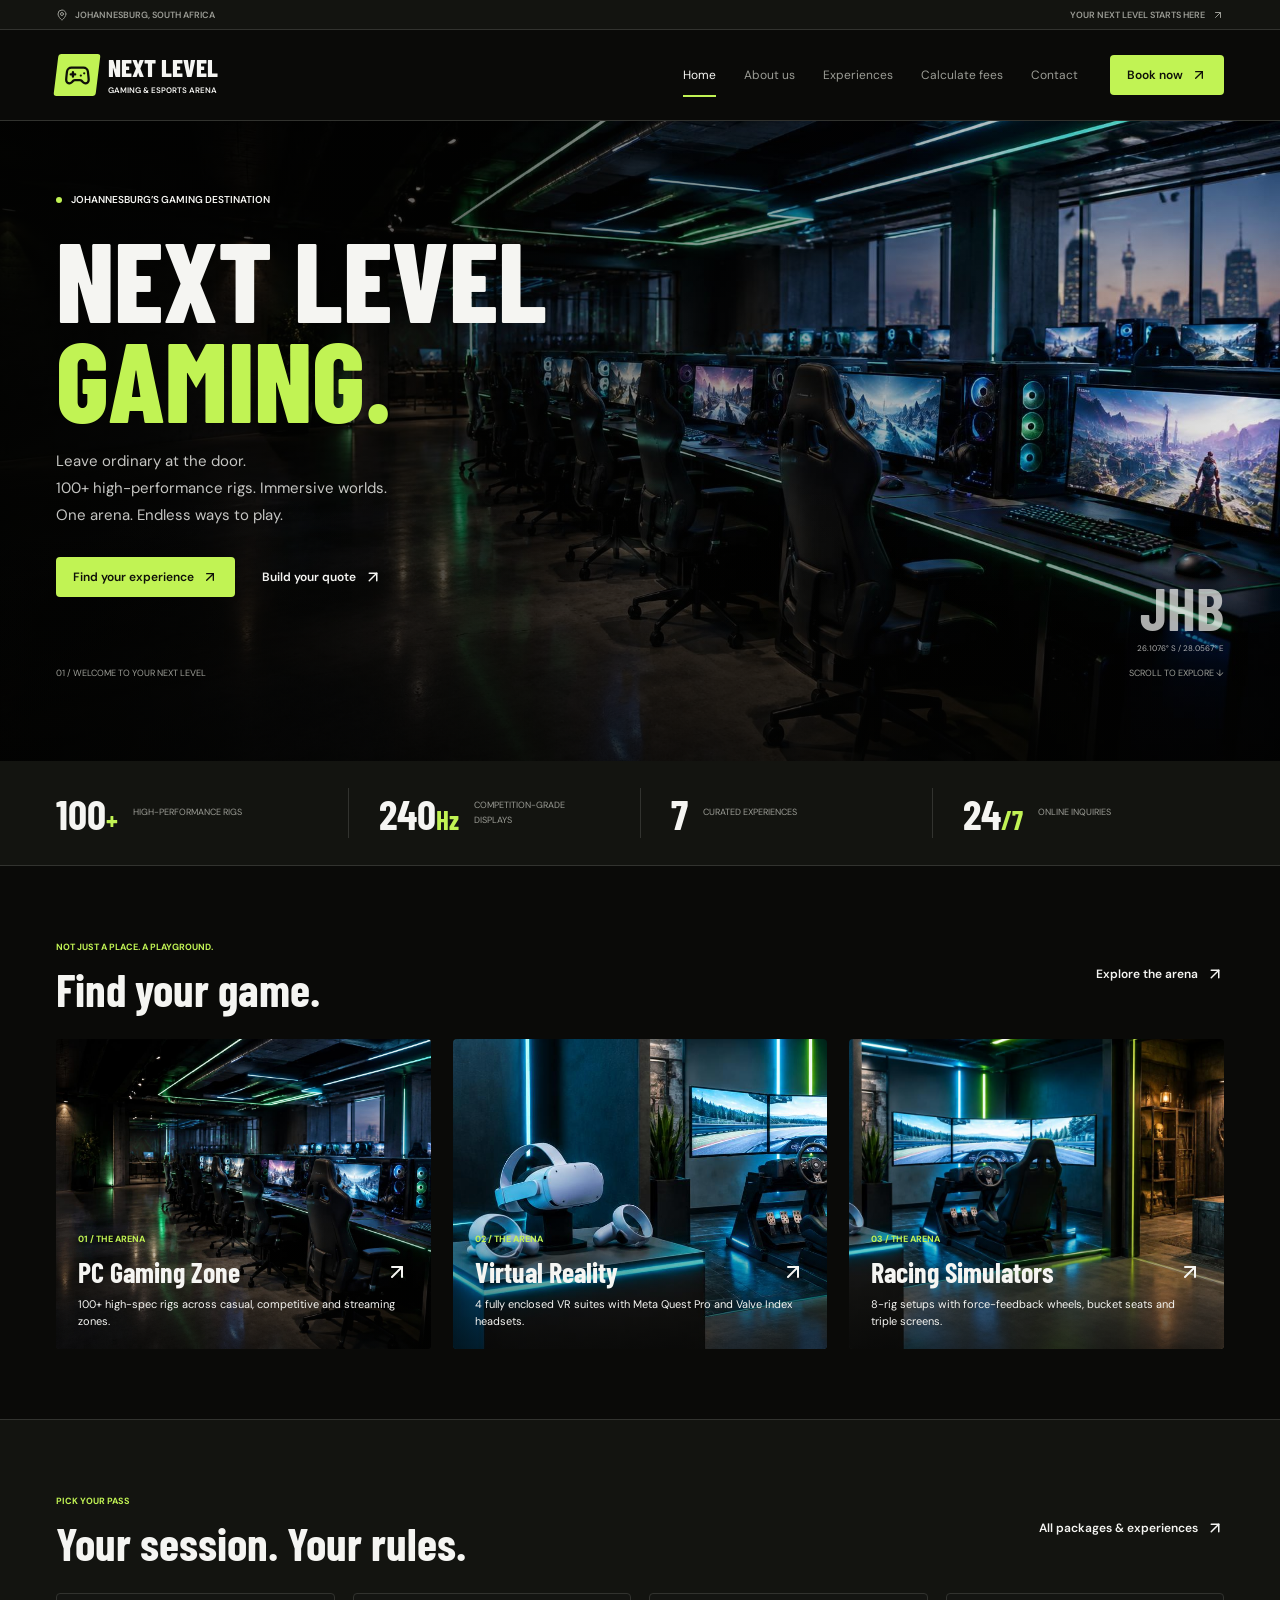
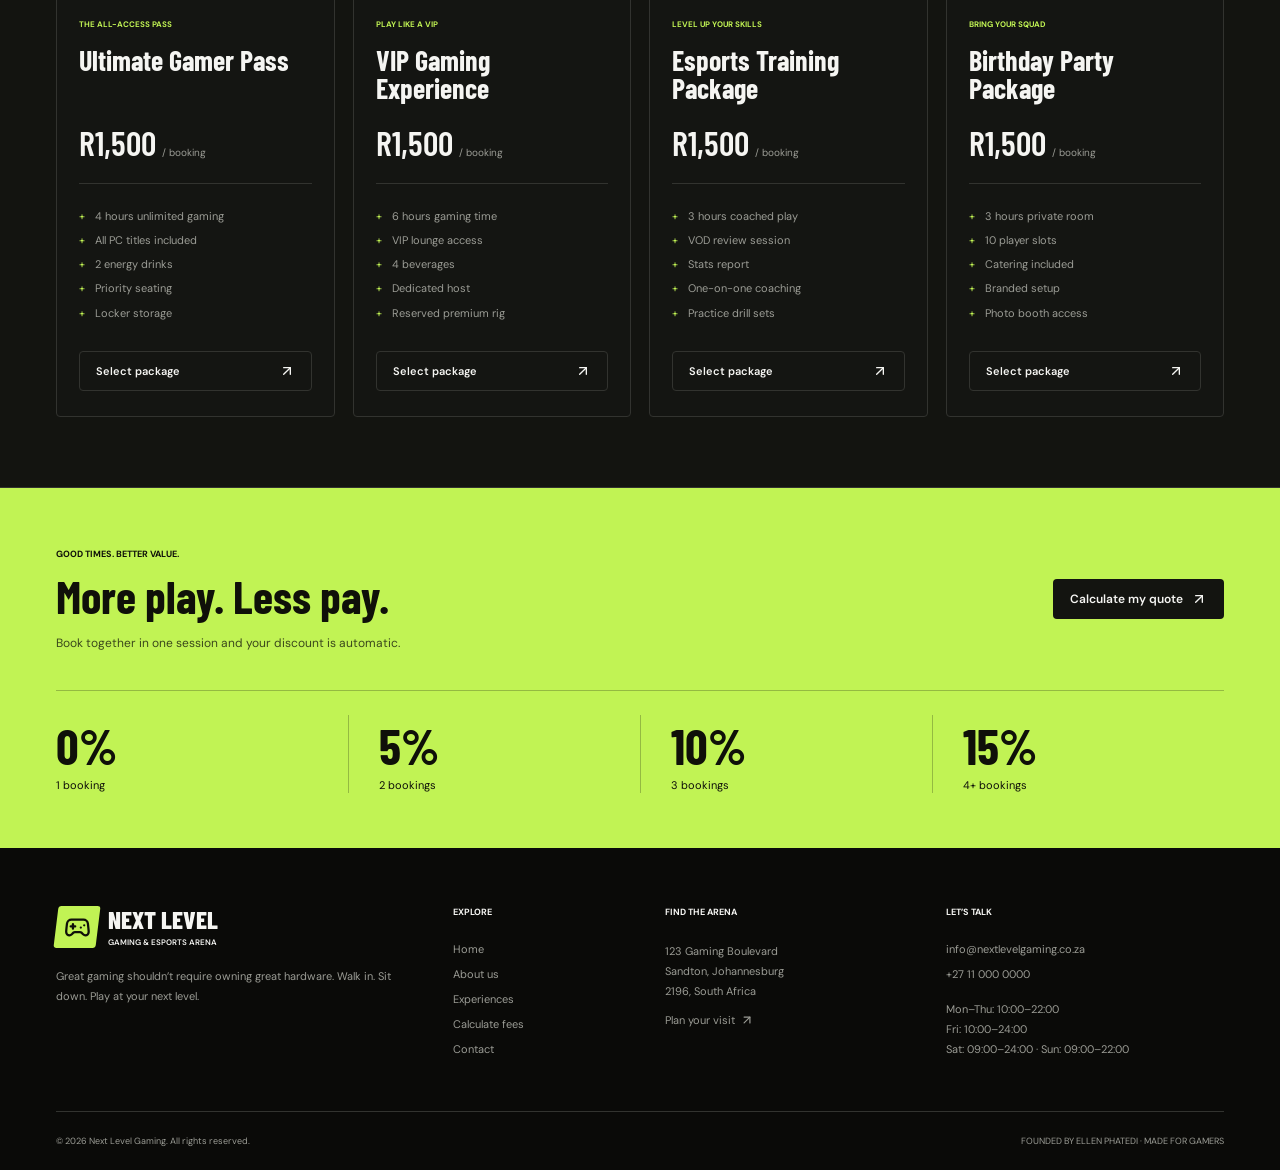
<file: next-level-gaming-html/index.html>
<!DOCTYPE html>
<!DOCTYPE html>

<html lang="en"><head><meta charset="utf-8"/><meta content="width=device-width,initial-scale=1" name="viewport"/><title>Next Level Gaming | Johannesburg Gaming &amp; Esports Arena</title><meta content="Discover 100+ gaming rigs, VR, racing and esports experiences at Next Level Gaming in Johannesburg." name="description"/><meta content="Next Level Gaming | Johannesburg Gaming &amp; Esports Arena" property="og:title"/><meta content="Discover 100+ gaming rigs, VR, racing and esports experiences at Next Level Gaming in Johannesburg." property="og:description"/><meta content="website" property="og:type"/><meta content="summary_large_image" name="twitter:card"/><link href="assets/favicon.svg" rel="icon"/><link href="https://fonts.googleapis.com" rel="preconnect"/><link href="https://fonts.googleapis.com/css2?family=Barlow+Condensed:wght@500;600;700;800&amp;family=DM+Sans:wght@400;500;600;700&amp;display=swap" rel="stylesheet"/><link href="styles.css" rel="stylesheet"/><script defer="" src="arena.js"></script><script defer="" src="script.js"></script></head><body><div class="topline" data-tsd-source="/src/components/site.tsx:13:12"><div class="site-width" data-tsd-source="/src/components/site.tsx:13:37"><span data-tsd-source="/src/components/site.tsx:13:65"><svg aria-hidden="true" class="lucide lucide-map-pin" data-tsd-source="/src/components/site.tsx:13:71" fill="none" height="12" stroke="currentColor" stroke-linecap="round" stroke-linejoin="round" stroke-width="2" viewbox="0 0 24 24" width="12" xmlns="http://www.w3.org/2000/svg"><path d="M20 10c0 4.993-5.539 10.193-7.399 11.799a1 1 0 0 1-1.202 0C9.539 20.193 4 14.993 4 10a8 8 0 0 1 16 0"></path><circle cx="12" cy="10" r="3"></circle></svg> JOHANNESBURG, SOUTH AFRICA</span><span data-tsd-source="/src/components/site.tsx:13:125">YOUR NEXT LEVEL STARTS HERE <svg aria-hidden="true" class="lucide lucide-arrow-up-right" data-tsd-source="/src/components/site.tsx:13:159" fill="none" height="12" stroke="currentColor" stroke-linecap="round" stroke-linejoin="round" stroke-width="2" viewbox="0 0 24 24" width="12" xmlns="http://www.w3.org/2000/svg"><path d="M7 7h10v10"></path><path d="M7 17 17 7"></path></svg></span></div></div><header class="site-header" data-tsd-source="/src/components/site.tsx:14:5"><div class="site-width header-inner" data-tsd-source="/src/components/site.tsx:14:37"><a aria-current="page" class="brand active" data-status="active" data-tsd-source="/src/components/site.tsx:14:78" href="index.html"><span class="brand-symbol" data-tsd-source="/src/components/site.tsx:14:109"><svg aria-hidden="true" class="lucide lucide-gamepad2 lucide-gamepad-2" data-tsd-source="/src/components/site.tsx:14:140" fill="none" height="24" stroke="currentColor" stroke-linecap="round" stroke-linejoin="round" stroke-width="2" viewbox="0 0 24 24" width="24" xmlns="http://www.w3.org/2000/svg"><line x1="6" x2="10" y1="11" y2="11"></line><line x1="8" x2="8" y1="9" y2="13"></line><line x1="15" x2="15.01" y1="12" y2="12"></line><line x1="18" x2="18.01" y1="10" y2="10"></line><path d="M17.32 5H6.68a4 4 0 0 0-3.978 3.59c-.006.052-.01.101-.017.152C2.604 9.416 2 14.456 2 16a3 3 0 0 0 3 3c1 0 1.5-.5 2-1l1.414-1.414A2 2 0 0 1 9.828 16h4.344a2 2 0 0 1 1.414.586L17 18c.5.5 1 1 2 1a3 3 0 0 0 3-3c0-1.545-.604-6.584-.685-7.258-.007-.05-.011-.1-.017-.151A4 4 0 0 0 17.32 5z"></path></svg></span><span data-tsd-source="/src/components/site.tsx:14:159">NEXT LEVEL<span class="brand-sub" data-tsd-source="/src/components/site.tsx:14:175">GAMING &amp; ESPORTS ARENA</span></span></a><nav aria-label="Main navigation" class="navigation" data-tsd-source="/src/components/site.tsx:14:246"><a aria-current="page" class="active active" data-status="active" data-tsd-source="/src/components/site.tsx:14:356" href="index.html">Home</a><a class="" data-tsd-source="/src/components/site.tsx:14:356" href="about.html">About us</a><a class="" data-tsd-source="/src/components/site.tsx:14:356" href="overview.html">Experiences</a><a class="" data-tsd-source="/src/components/site.tsx:14:356" href="calculate.html">Calculate fees</a><a class="" data-tsd-source="/src/components/site.tsx:14:356" href="contact.html">Contact</a></nav><a class="inline-flex items-center justify-center gap-2 whitespace-nowrap rounded-sm text-sm font-bold cursor-pointer transition-colors focus-visible:outline-none focus-visible:ring-1 focus-visible:ring-ring disabled:pointer-events-none disabled:opacity-50 disabled:cursor-not-allowed [&amp;_svg]:pointer-events-none [&amp;_svg]:size-4 [&amp;_svg]:shrink-0 bg-primary text-primary-foreground shadow hover:bg-primary/90 h-11 px-5 py-2 header-book export-button" data-tsd-source="/src/components/site.tsx:14:536" href="contact.html">Book now <svg aria-hidden="true" class="lucide lucide-arrow-up-right" data-tsd-source="/src/components/site.tsx:14:577" fill="none" height="24" stroke="currentColor" stroke-linecap="round" stroke-linejoin="round" stroke-width="2" viewbox="0 0 24 24" width="24" xmlns="http://www.w3.org/2000/svg"><path d="M7 7h10v10"></path><path d="M7 17 17 7"></path></svg></a><button aria-label="Open menu" class="inline-flex items-center justify-center gap-2 whitespace-nowrap rounded-sm text-sm font-bold cursor-pointer transition-colors focus-visible:outline-none focus-visible:ring-1 focus-visible:ring-ring disabled:pointer-events-none disabled:opacity-50 disabled:cursor-not-allowed [&amp;_svg]:pointer-events-none [&amp;_svg]:size-4 [&amp;_svg]:shrink-0 hover:bg-accent hover:text-accent-foreground h-9 w-9 menu-toggle export-button" data-tsd-source="/src/components/site.tsx:14:609"><svg aria-hidden="true" class="lucide lucide-menu" data-tsd-source="/src/components/site.tsx:14:763" fill="none" height="24" stroke="currentColor" stroke-linecap="round" stroke-linejoin="round" stroke-width="2" viewbox="0 0 24 24" width="24" xmlns="http://www.w3.org/2000/svg"><path d="M4 5h16"></path><path d="M4 12h16"></path><path d="M4 19h16"></path></svg></button></div></header><main data-tsd-source="/src/components/site.tsx:15:5"><section class="hero" data-tsd-source="/src/routes/index.tsx:6:33"><img alt="A premium PC gaming arena with illuminated rigs" class="hero-image" data-tsd-source="/src/routes/index.tsx:6:59" height="1024" src="assets/arena.jpg" width="1920"/><div class="hero-shade" data-tsd-source="/src/routes/index.tsx:6:181"></div><div class="site-width hero-content" data-tsd-source="/src/routes/index.tsx:6:210"><span class="hero-eyebrow" data-tsd-source="/src/routes/index.tsx:6:251"><span class="status-dot" data-tsd-source="/src/routes/index.tsx:6:282"></span> JOHANNESBURG’S GAMING DESTINATION</span><h1 data-tsd-source="/src/routes/index.tsx:6:353">NEXT LEVEL<br data-tsd-source="/src/routes/index.tsx:6:367"/><span data-tsd-source="/src/routes/index.tsx:6:372">GAMING.</span></h1><p data-tsd-source="/src/routes/index.tsx:6:397">Leave ordinary at the door.<br data-tsd-source="/src/routes/index.tsx:6:427"/>100+ high-performance rigs. Immersive worlds.<br data-tsd-source="/src/routes/index.tsx:6:477"/>One arena. Endless ways to play.</p><div class="hero-actions" data-tsd-source="/src/routes/index.tsx:6:518"><a class="inline-flex items-center justify-center gap-2 whitespace-nowrap text-sm font-bold cursor-pointer transition-colors focus-visible:outline-none focus-visible:ring-1 focus-visible:ring-ring disabled:pointer-events-none disabled:opacity-50 disabled:cursor-not-allowed [&amp;_svg]:pointer-events-none [&amp;_svg]:size-4 [&amp;_svg]:shrink-0 bg-primary text-primary-foreground shadow hover:bg-primary/90 h-13 rounded-sm px-6 export-button" data-tsd-source="/src/routes/index.tsx:6:574" href="overview.html">Find your experience <svg aria-hidden="true" class="lucide lucide-arrow-up-right" data-tsd-source="/src/routes/index.tsx:6:616" fill="none" height="24" stroke="currentColor" stroke-linecap="round" stroke-linejoin="round" stroke-width="2" viewbox="0 0 24 24" width="24" xmlns="http://www.w3.org/2000/svg"><path d="M7 7h10v10"></path><path d="M7 17 17 7"></path></svg></a><a class="hero-link" data-tsd-source="/src/routes/index.tsx:6:647" href="calculate.html">Build your quote <svg aria-hidden="true" class="lucide lucide-arrow-up-right" data-tsd-source="/src/routes/index.tsx:6:720" fill="none" height="18" stroke="currentColor" stroke-linecap="round" stroke-linejoin="round" stroke-width="2" viewbox="0 0 24 24" width="18" xmlns="http://www.w3.org/2000/svg"><path d="M7 7h10v10"></path><path d="M7 17 17 7"></path></svg></a></div><div class="hero-bottom" data-tsd-source="/src/routes/index.tsx:6:758"><span data-tsd-source="/src/routes/index.tsx:6:787">01 / WELCOME TO YOUR NEXT LEVEL</span><span data-tsd-source="/src/routes/index.tsx:6:831">SCROLL TO EXPLORE ↓</span></div></div><div class="hero-location" data-tsd-source="/src/routes/index.tsx:6:875">JHB<br data-tsd-source="/src/routes/index.tsx:6:909"/><span data-tsd-source="/src/routes/index.tsx:6:914">26.1076° S / 28.0567° E</span></div></section><section class="stats-strip" data-tsd-source="/src/routes/index.tsx:6:966"><div class="site-width stats-grid" data-tsd-source="/src/routes/index.tsx:6:999"><div data-tsd-source="/src/routes/index.tsx:6:1038"><strong data-tsd-source="/src/routes/index.tsx:6:1043">100<span data-tsd-source="/src/routes/index.tsx:6:1054">+</span></strong><span data-tsd-source="/src/routes/index.tsx:6:1077">HIGH-PERFORMANCE RIGS</span></div><div data-tsd-source="/src/routes/index.tsx:6:1117"><strong data-tsd-source="/src/routes/index.tsx:6:1122">240<span data-tsd-source="/src/routes/index.tsx:6:1133">Hz</span></strong><span data-tsd-source="/src/routes/index.tsx:6:1157">COMPETITION-GRADE DISPLAYS</span></div><div data-tsd-source="/src/routes/index.tsx:6:1202"><strong data-tsd-source="/src/routes/index.tsx:6:1207">7</strong><span data-tsd-source="/src/routes/index.tsx:6:1225">CURATED EXPERIENCES</span></div><div data-tsd-source="/src/routes/index.tsx:6:1263"><strong data-tsd-source="/src/routes/index.tsx:6:1268">24<span data-tsd-source="/src/routes/index.tsx:6:1278">/7</span></strong><span data-tsd-source="/src/routes/index.tsx:6:1302">ONLINE INQUIRIES</span></div></div></section><section class="section site-width" data-tsd-source="/src/routes/index.tsx:6:1353"><div class="section-heading" data-tsd-source="/src/routes/index.tsx:6:1393"><div data-tsd-source="/src/routes/index.tsx:6:1426"><span class="eyebrow" data-tsd-source="/src/routes/index.tsx:6:1431">NOT JUST A PLACE. A PLAYGROUND.</span><h2 data-tsd-source="/src/routes/index.tsx:6:1495">Find your game.</h2></div><a class="text-link" data-tsd-source="/src/routes/index.tsx:6:1525" href="about.html">Explore the arena <svg aria-hidden="true" class="lucide lucide-arrow-up-right" data-tsd-source="/src/routes/index.tsx:6:1583" fill="none" height="18" stroke="currentColor" stroke-linecap="round" stroke-linejoin="round" stroke-width="2" viewbox="0 0 24 24" width="18" xmlns="http://www.w3.org/2000/svg"><path d="M7 7h10v10"></path><path d="M7 17 17 7"></path></svg></a></div><div class="facility-grid" data-tsd-source="/src/components/site.tsx:20:41"><a class="facility facility-0" data-tsd-source="/src/components/site.tsx:20:446" href="overview.html"><img alt="PC Gaming Zone" data-tsd-source="/src/components/site.tsx:20:515" height="1024" loading="lazy" src="assets/arena.jpg" width="1536"/><div data-tsd-source="/src/components/site.tsx:20:590"><span class="eyebrow" data-tsd-source="/src/components/site.tsx:20:595">0<!-- -->1<!-- --> / THE ARENA</span><h3 data-tsd-source="/src/components/site.tsx:20:646">PC Gaming Zone<svg aria-hidden="true" class="lucide lucide-arrow-up-right" data-tsd-source="/src/components/site.tsx:20:658" fill="none" height="24" stroke="currentColor" stroke-linecap="round" stroke-linejoin="round" stroke-width="2" viewbox="0 0 24 24" width="24" xmlns="http://www.w3.org/2000/svg"><path d="M7 7h10v10"></path><path d="M7 17 17 7"></path></svg></h3><p data-tsd-source="/src/components/site.tsx:20:678">100+ high-spec rigs across casual, competitive and streaming zones.</p></div></a><a class="facility facility-1" data-tsd-source="/src/components/site.tsx:20:446" href="overview.html"><img alt="Virtual Reality" data-tsd-source="/src/components/site.tsx:20:515" height="1024" loading="lazy" src="assets/experiences.jpg" width="1536"/><div data-tsd-source="/src/components/site.tsx:20:590"><span class="eyebrow" data-tsd-source="/src/components/site.tsx:20:595">0<!-- -->2<!-- --> / THE ARENA</span><h3 data-tsd-source="/src/components/site.tsx:20:646">Virtual Reality<svg aria-hidden="true" class="lucide lucide-arrow-up-right" data-tsd-source="/src/components/site.tsx:20:658" fill="none" height="24" stroke="currentColor" stroke-linecap="round" stroke-linejoin="round" stroke-width="2" viewbox="0 0 24 24" width="24" xmlns="http://www.w3.org/2000/svg"><path d="M7 7h10v10"></path><path d="M7 17 17 7"></path></svg></h3><p data-tsd-source="/src/components/site.tsx:20:678">4 fully enclosed VR suites with Meta Quest Pro and Valve Index headsets.</p></div></a><a class="facility facility-2" data-tsd-source="/src/components/site.tsx:20:446" href="overview.html"><img alt="Racing Simulators" data-tsd-source="/src/components/site.tsx:20:515" height="1024" loading="lazy" src="assets/experiences.jpg" width="1536"/><div data-tsd-source="/src/components/site.tsx:20:590"><span class="eyebrow" data-tsd-source="/src/components/site.tsx:20:595">0<!-- -->3<!-- --> / THE ARENA</span><h3 data-tsd-source="/src/components/site.tsx:20:646">Racing Simulators<svg aria-hidden="true" class="lucide lucide-arrow-up-right" data-tsd-source="/src/components/site.tsx:20:658" fill="none" height="24" stroke="currentColor" stroke-linecap="round" stroke-linejoin="round" stroke-width="2" viewbox="0 0 24 24" width="24" xmlns="http://www.w3.org/2000/svg"><path d="M7 7h10v10"></path><path d="M7 17 17 7"></path></svg></h3><p data-tsd-source="/src/components/site.tsx:20:678">8-rig setups with force-feedback wheels, bucket seats and triple screens.</p></div></a></div></section><section class="packages-section" data-tsd-source="/src/routes/index.tsx:6:1646"><div class="site-width section" data-tsd-source="/src/routes/index.tsx:6:1684"><div class="section-heading" data-tsd-source="/src/routes/index.tsx:6:1720"><div data-tsd-source="/src/routes/index.tsx:6:1753"><span class="eyebrow" data-tsd-source="/src/routes/index.tsx:6:1758">PICK YOUR PASS</span><h2 data-tsd-source="/src/routes/index.tsx:6:1805">Your session. Your rules.</h2></div><a class="text-link" data-tsd-source="/src/routes/index.tsx:6:1845" href="overview.html">All packages &amp; experiences <svg aria-hidden="true" class="lucide lucide-arrow-up-right" data-tsd-source="/src/routes/index.tsx:6:1915" fill="none" height="18" stroke="currentColor" stroke-linecap="round" stroke-linejoin="round" stroke-width="2" viewbox="0 0 24 24" width="18" xmlns="http://www.w3.org/2000/svg"><path d="M7 7h10v10"></path><path d="M7 17 17 7"></path></svg></a></div><div class="offerings-grid" data-tsd-source="/src/routes/index.tsx:6:1953"><article class="offering-card" data-tsd-source="/src/components/site.tsx:18:85"><span class="eyebrow" data-tsd-source="/src/components/site.tsx:18:120">THE ALL-ACCESS PASS</span><h3 data-tsd-source="/src/components/site.tsx:18:163">Ultimate Gamer Pass</h3><div class="price" data-tsd-source="/src/components/site.tsx:18:183">R1,500<span data-tsd-source="/src/components/site.tsx:18:225">/ booking</span></div><ul data-tsd-source="/src/components/site.tsx:18:253"><li data-tsd-source="/src/components/site.tsx:18:281"><span data-tsd-source="/src/components/site.tsx:18:293">+</span>4 hours unlimited gaming</li><li data-tsd-source="/src/components/site.tsx:18:281"><span data-tsd-source="/src/components/site.tsx:18:293">+</span>All PC titles included</li><li data-tsd-source="/src/components/site.tsx:18:281"><span data-tsd-source="/src/components/site.tsx:18:293">+</span>2 energy drinks</li><li data-tsd-source="/src/components/site.tsx:18:281"><span data-tsd-source="/src/components/site.tsx:18:293">+</span>Priority seating</li><li data-tsd-source="/src/components/site.tsx:18:281"><span data-tsd-source="/src/components/site.tsx:18:293">+</span>Locker storage</li></ul><a class="inline-flex items-center justify-center gap-2 whitespace-nowrap rounded-sm text-sm font-bold cursor-pointer transition-colors focus-visible:outline-none focus-visible:ring-1 focus-visible:ring-ring disabled:pointer-events-none disabled:opacity-50 disabled:cursor-not-allowed [&amp;_svg]:pointer-events-none [&amp;_svg]:size-4 [&amp;_svg]:shrink-0 border border-input bg-background shadow-sm hover:bg-accent hover:text-accent-foreground h-11 px-5 py-2 export-button export-outline" data-tsd-source="/src/components/site.tsx:18:356" href="calculate.html?selected=ultimate">Select <!-- -->package<!-- --> <svg aria-hidden="true" class="lucide lucide-arrow-up-right" data-tsd-source="/src/components/site.tsx:18:432" fill="none" height="24" stroke="currentColor" stroke-linecap="round" stroke-linejoin="round" stroke-width="2" viewbox="0 0 24 24" width="24" xmlns="http://www.w3.org/2000/svg"><path d="M7 7h10v10"></path><path d="M7 17 17 7"></path></svg></a></article><article class="offering-card" data-tsd-source="/src/components/site.tsx:18:85"><span class="eyebrow" data-tsd-source="/src/components/site.tsx:18:120">PLAY LIKE A VIP</span><h3 data-tsd-source="/src/components/site.tsx:18:163">VIP Gaming Experience</h3><div class="price" data-tsd-source="/src/components/site.tsx:18:183">R1,500<span data-tsd-source="/src/components/site.tsx:18:225">/ booking</span></div><ul data-tsd-source="/src/components/site.tsx:18:253"><li data-tsd-source="/src/components/site.tsx:18:281"><span data-tsd-source="/src/components/site.tsx:18:293">+</span>6 hours gaming time</li><li data-tsd-source="/src/components/site.tsx:18:281"><span data-tsd-source="/src/components/site.tsx:18:293">+</span>VIP lounge access</li><li data-tsd-source="/src/components/site.tsx:18:281"><span data-tsd-source="/src/components/site.tsx:18:293">+</span>4 beverages</li><li data-tsd-source="/src/components/site.tsx:18:281"><span data-tsd-source="/src/components/site.tsx:18:293">+</span>Dedicated host</li><li data-tsd-source="/src/components/site.tsx:18:281"><span data-tsd-source="/src/components/site.tsx:18:293">+</span>Reserved premium rig</li></ul><a class="inline-flex items-center justify-center gap-2 whitespace-nowrap rounded-sm text-sm font-bold cursor-pointer transition-colors focus-visible:outline-none focus-visible:ring-1 focus-visible:ring-ring disabled:pointer-events-none disabled:opacity-50 disabled:cursor-not-allowed [&amp;_svg]:pointer-events-none [&amp;_svg]:size-4 [&amp;_svg]:shrink-0 border border-input bg-background shadow-sm hover:bg-accent hover:text-accent-foreground h-11 px-5 py-2 export-button export-outline" data-tsd-source="/src/components/site.tsx:18:356" href="calculate.html?selected=vip">Select <!-- -->package<!-- --> <svg aria-hidden="true" class="lucide lucide-arrow-up-right" data-tsd-source="/src/components/site.tsx:18:432" fill="none" height="24" stroke="currentColor" stroke-linecap="round" stroke-linejoin="round" stroke-width="2" viewbox="0 0 24 24" width="24" xmlns="http://www.w3.org/2000/svg"><path d="M7 7h10v10"></path><path d="M7 17 17 7"></path></svg></a></article><article class="offering-card" data-tsd-source="/src/components/site.tsx:18:85"><span class="eyebrow" data-tsd-source="/src/components/site.tsx:18:120">LEVEL UP YOUR SKILLS</span><h3 data-tsd-source="/src/components/site.tsx:18:163">Esports Training Package</h3><div class="price" data-tsd-source="/src/components/site.tsx:18:183">R1,500<span data-tsd-source="/src/components/site.tsx:18:225">/ booking</span></div><ul data-tsd-source="/src/components/site.tsx:18:253"><li data-tsd-source="/src/components/site.tsx:18:281"><span data-tsd-source="/src/components/site.tsx:18:293">+</span>3 hours coached play</li><li data-tsd-source="/src/components/site.tsx:18:281"><span data-tsd-source="/src/components/site.tsx:18:293">+</span>VOD review session</li><li data-tsd-source="/src/components/site.tsx:18:281"><span data-tsd-source="/src/components/site.tsx:18:293">+</span>Stats report</li><li data-tsd-source="/src/components/site.tsx:18:281"><span data-tsd-source="/src/components/site.tsx:18:293">+</span>One-on-one coaching</li><li data-tsd-source="/src/components/site.tsx:18:281"><span data-tsd-source="/src/components/site.tsx:18:293">+</span>Practice drill sets</li></ul><a class="inline-flex items-center justify-center gap-2 whitespace-nowrap rounded-sm text-sm font-bold cursor-pointer transition-colors focus-visible:outline-none focus-visible:ring-1 focus-visible:ring-ring disabled:pointer-events-none disabled:opacity-50 disabled:cursor-not-allowed [&amp;_svg]:pointer-events-none [&amp;_svg]:size-4 [&amp;_svg]:shrink-0 border border-input bg-background shadow-sm hover:bg-accent hover:text-accent-foreground h-11 px-5 py-2 export-button export-outline" data-tsd-source="/src/components/site.tsx:18:356" href="calculate.html?selected=training">Select <!-- -->package<!-- --> <svg aria-hidden="true" class="lucide lucide-arrow-up-right" data-tsd-source="/src/components/site.tsx:18:432" fill="none" height="24" stroke="currentColor" stroke-linecap="round" stroke-linejoin="round" stroke-width="2" viewbox="0 0 24 24" width="24" xmlns="http://www.w3.org/2000/svg"><path d="M7 7h10v10"></path><path d="M7 17 17 7"></path></svg></a></article><article class="offering-card" data-tsd-source="/src/components/site.tsx:18:85"><span class="eyebrow" data-tsd-source="/src/components/site.tsx:18:120">BRING YOUR SQUAD</span><h3 data-tsd-source="/src/components/site.tsx:18:163">Birthday Party Package</h3><div class="price" data-tsd-source="/src/components/site.tsx:18:183">R1,500<span data-tsd-source="/src/components/site.tsx:18:225">/ booking</span></div><ul data-tsd-source="/src/components/site.tsx:18:253"><li data-tsd-source="/src/components/site.tsx:18:281"><span data-tsd-source="/src/components/site.tsx:18:293">+</span>3 hours private room</li><li data-tsd-source="/src/components/site.tsx:18:281"><span data-tsd-source="/src/components/site.tsx:18:293">+</span>10 player slots</li><li data-tsd-source="/src/components/site.tsx:18:281"><span data-tsd-source="/src/components/site.tsx:18:293">+</span>Catering included</li><li data-tsd-source="/src/components/site.tsx:18:281"><span data-tsd-source="/src/components/site.tsx:18:293">+</span>Branded setup</li><li data-tsd-source="/src/components/site.tsx:18:281"><span data-tsd-source="/src/components/site.tsx:18:293">+</span>Photo booth access</li></ul><a class="inline-flex items-center justify-center gap-2 whitespace-nowrap rounded-sm text-sm font-bold cursor-pointer transition-colors focus-visible:outline-none focus-visible:ring-1 focus-visible:ring-ring disabled:pointer-events-none disabled:opacity-50 disabled:cursor-not-allowed [&amp;_svg]:pointer-events-none [&amp;_svg]:size-4 [&amp;_svg]:shrink-0 border border-input bg-background shadow-sm hover:bg-accent hover:text-accent-foreground h-11 px-5 py-2 export-button export-outline" data-tsd-source="/src/components/site.tsx:18:356" href="calculate.html?selected=birthday">Select <!-- -->package<!-- --> <svg aria-hidden="true" class="lucide lucide-arrow-up-right" data-tsd-source="/src/components/site.tsx:18:432" fill="none" height="24" stroke="currentColor" stroke-linecap="round" stroke-linejoin="round" stroke-width="2" viewbox="0 0 24 24" width="24" xmlns="http://www.w3.org/2000/svg"><path d="M7 7h10v10"></path><path d="M7 17 17 7"></path></svg></a></article></div></div></section><section class="discount-band" data-tsd-source="/src/components/site.tsx:19:41"><div class="site-width" data-tsd-source="/src/components/site.tsx:19:76"><div class="section-heading" data-tsd-source="/src/components/site.tsx:19:104"><div data-tsd-source="/src/components/site.tsx:19:137"><span class="eyebrow" data-tsd-source="/src/components/site.tsx:19:142">GOOD TIMES. BETTER VALUE.</span><h2 data-tsd-source="/src/components/site.tsx:19:200">More play. Less pay.</h2><p data-tsd-source="/src/components/site.tsx:19:229">Book together in one session and your discount is automatic.</p></div><a class="inline-flex items-center justify-center gap-2 whitespace-nowrap rounded-sm text-sm font-bold cursor-pointer transition-colors focus-visible:outline-none focus-visible:ring-1 focus-visible:ring-ring disabled:pointer-events-none disabled:opacity-50 disabled:cursor-not-allowed [&amp;_svg]:pointer-events-none [&amp;_svg]:size-4 [&amp;_svg]:shrink-0 bg-secondary text-secondary-foreground shadow-sm hover:bg-secondary/80 h-11 px-5 py-2 export-button export-secondary" data-tsd-source="/src/components/site.tsx:19:338" href="calculate.html">Calculate my quote <svg aria-hidden="true" class="lucide lucide-arrow-up-right" data-tsd-source="/src/components/site.tsx:19:391" fill="none" height="24" stroke="currentColor" stroke-linecap="round" stroke-linejoin="round" stroke-width="2" viewbox="0 0 24 24" width="24" xmlns="http://www.w3.org/2000/svg"><path d="M7 7h10v10"></path><path d="M7 17 17 7"></path></svg></a></div><div class="discount-tiers" data-tsd-source="/src/components/site.tsx:19:429"><div data-tsd-source="/src/components/site.tsx:19:542"><strong data-tsd-source="/src/components/site.tsx:19:555">0%</strong><span data-tsd-source="/src/components/site.tsx:19:589">1 booking</span></div><div data-tsd-source="/src/components/site.tsx:19:542"><strong data-tsd-source="/src/components/site.tsx:19:555">5%</strong><span data-tsd-source="/src/components/site.tsx:19:589">2 bookings</span></div><div data-tsd-source="/src/components/site.tsx:19:542"><strong data-tsd-source="/src/components/site.tsx:19:555">10%</strong><span data-tsd-source="/src/components/site.tsx:19:589">3 bookings</span></div><div data-tsd-source="/src/components/site.tsx:19:542"><strong data-tsd-source="/src/components/site.tsx:19:555">15%</strong><span data-tsd-source="/src/components/site.tsx:19:589">4+ bookings</span></div></div></div></section></main><footer data-tsd-source="/src/components/site.tsx:15:28"><div class="site-width footer-grid" data-tsd-source="/src/components/site.tsx:15:36"><div data-tsd-source="/src/components/site.tsx:15:76"><a aria-current="page" class="brand active" data-status="active" data-tsd-source="/src/components/site.tsx:15:81" href="index.html"><span class="brand-symbol" data-tsd-source="/src/components/site.tsx:15:112"><svg aria-hidden="true" class="lucide lucide-gamepad2 lucide-gamepad-2" data-tsd-source="/src/components/site.tsx:15:143" fill="none" height="24" stroke="currentColor" stroke-linecap="round" stroke-linejoin="round" stroke-width="2" viewbox="0 0 24 24" width="24" xmlns="http://www.w3.org/2000/svg"><line x1="6" x2="10" y1="11" y2="11"></line><line x1="8" x2="8" y1="9" y2="13"></line><line x1="15" x2="15.01" y1="12" y2="12"></line><line x1="18" x2="18.01" y1="10" y2="10"></line><path d="M17.32 5H6.68a4 4 0 0 0-3.978 3.59c-.006.052-.01.101-.017.152C2.604 9.416 2 14.456 2 16a3 3 0 0 0 3 3c1 0 1.5-.5 2-1l1.414-1.414A2 2 0 0 1 9.828 16h4.344a2 2 0 0 1 1.414.586L17 18c.5.5 1 1 2 1a3 3 0 0 0 3-3c0-1.545-.604-6.584-.685-7.258-.007-.05-.011-.1-.017-.151A4 4 0 0 0 17.32 5z"></path></svg></span><span data-tsd-source="/src/components/site.tsx:15:162">NEXT LEVEL<span class="brand-sub" data-tsd-source="/src/components/site.tsx:15:178">GAMING &amp; ESPORTS ARENA</span></span></a><p data-tsd-source="/src/components/site.tsx:15:249">Great gaming shouldn’t require owning great hardware. Walk in. Sit down. Play at your next level.</p></div><div data-tsd-source="/src/components/site.tsx:15:359"><h4 data-tsd-source="/src/components/site.tsx:15:364">EXPLORE</h4><a aria-current="page" class="active" data-status="active" data-tsd-source="/src/components/site.tsx:15:401" href="index.html">Home</a><a data-tsd-source="/src/components/site.tsx:15:401" href="about.html">About us</a><a data-tsd-source="/src/components/site.tsx:15:401" href="overview.html">Experiences</a><a data-tsd-source="/src/components/site.tsx:15:401" href="calculate.html">Calculate fees</a><a data-tsd-source="/src/components/site.tsx:15:401" href="contact.html">Contact</a></div><div data-tsd-source="/src/components/site.tsx:15:464"><h4 data-tsd-source="/src/components/site.tsx:15:469">FIND THE ARENA</h4><p data-tsd-source="/src/components/site.tsx:15:492">123 Gaming Boulevard<br data-tsd-source="/src/components/site.tsx:15:515"/>Sandton, Johannesburg<br data-tsd-source="/src/components/site.tsx:15:542"/>2196, South Africa</p><a data-tsd-source="/src/components/site.tsx:15:570" href="contact.html">Plan your visit <svg aria-hidden="true" class="lucide lucide-arrow-up-right" data-tsd-source="/src/components/site.tsx:15:618" fill="none" height="14" stroke="currentColor" stroke-linecap="round" stroke-linejoin="round" stroke-width="2" viewbox="0 0 24 24" width="14" xmlns="http://www.w3.org/2000/svg"><path d="M7 7h10v10"></path><path d="M7 17 17 7"></path></svg></a></div><div data-tsd-source="/src/components/site.tsx:15:657"><h4 data-tsd-source="/src/components/site.tsx:15:662">LET’S TALK</h4><a data-tsd-source="/src/components/site.tsx:15:681" href="mailto:info@nextlevelgaming.co.za">info@nextlevelgaming.co.za</a><a data-tsd-source="/src/components/site.tsx:15:755" href="tel:+27110000000">+27 11 000 0000</a><p data-tsd-source="/src/components/site.tsx:15:801">Mon–Thu: 10:00–22:00<br data-tsd-source="/src/components/site.tsx:15:824"/>Fri: 10:00–24:00<br data-tsd-source="/src/components/site.tsx:15:846"/>Sat: 09:00–24:00 · Sun: 09:00–22:00</p></div></div><div class="site-width footer-bottom" data-tsd-source="/src/components/site.tsx:15:903"><span data-tsd-source="/src/components/site.tsx:15:945">© <!-- -->2026<!-- --> Next Level Gaming. All rights reserved.</span><span data-tsd-source="/src/components/site.tsx:15:1026">FOUNDED BY ELLEN PHATEDI · MADE FOR GAMERS</span></div></footer></body></html>
</file>
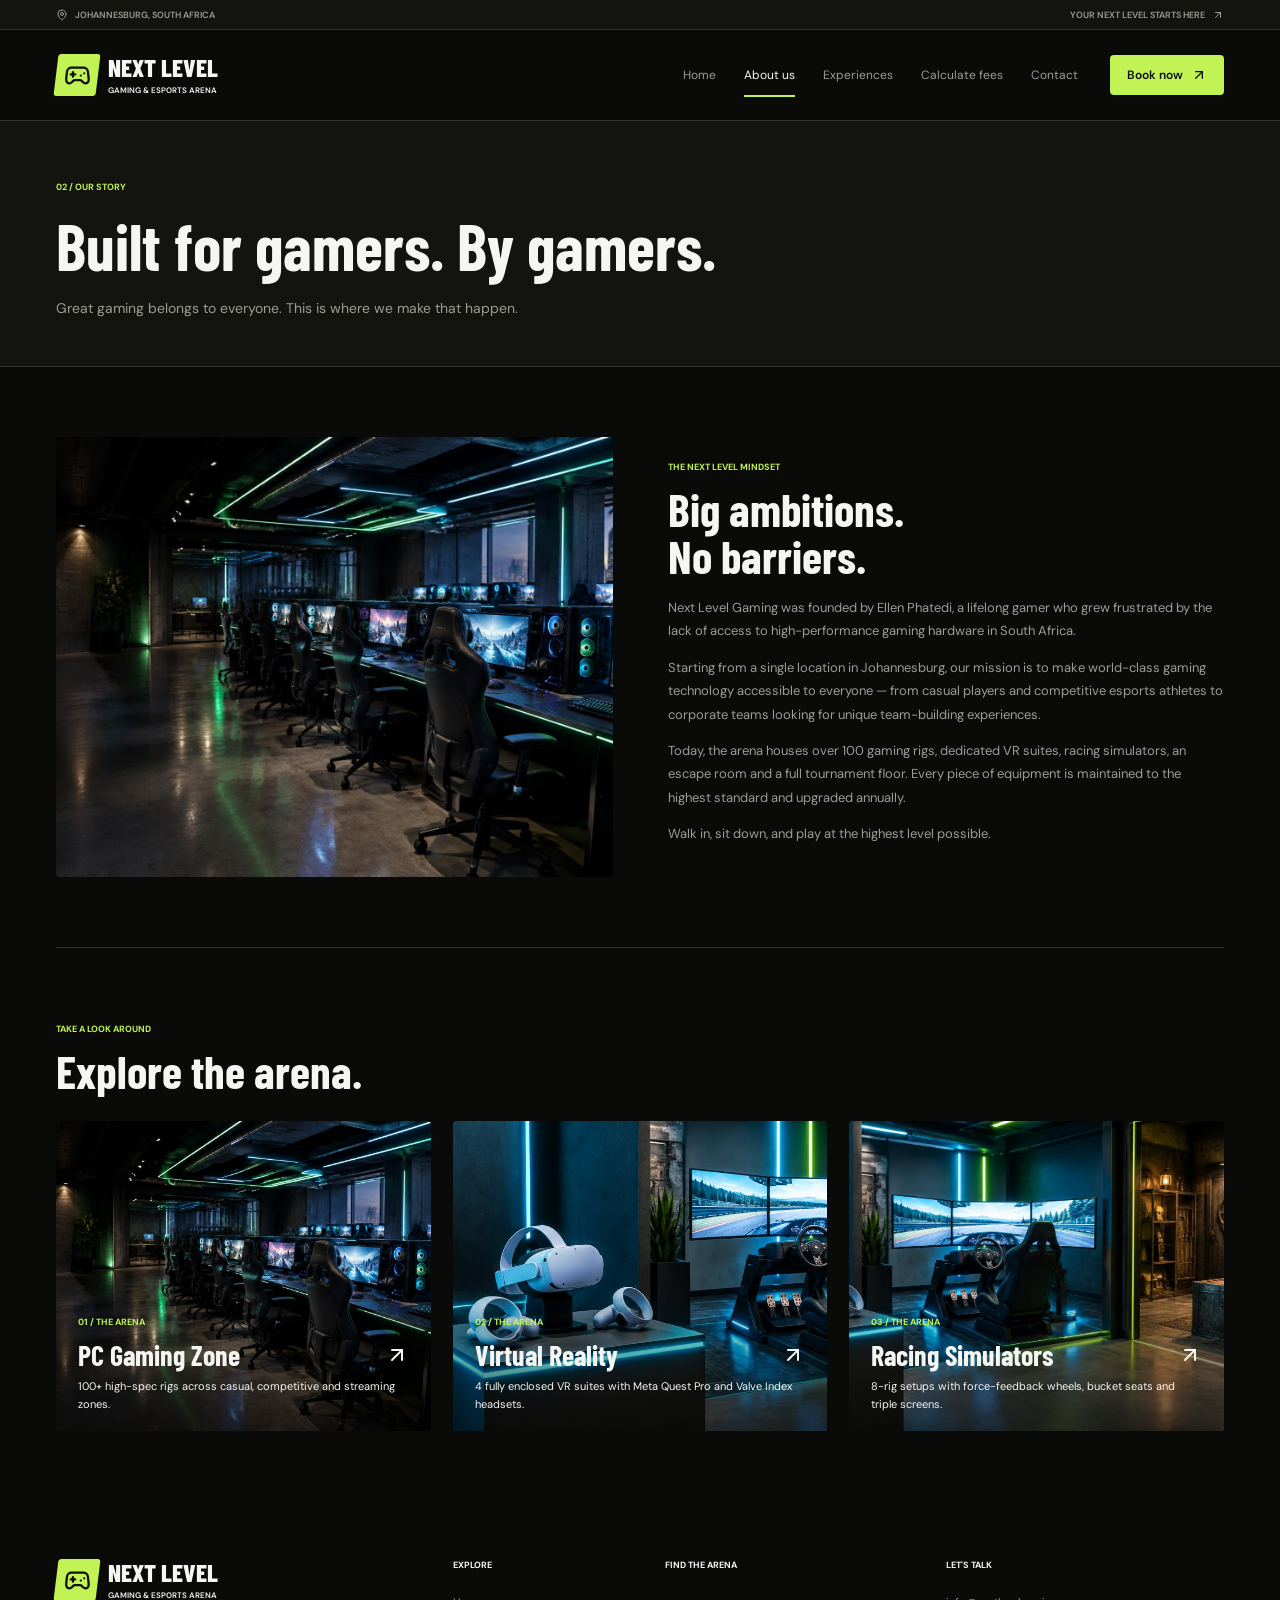
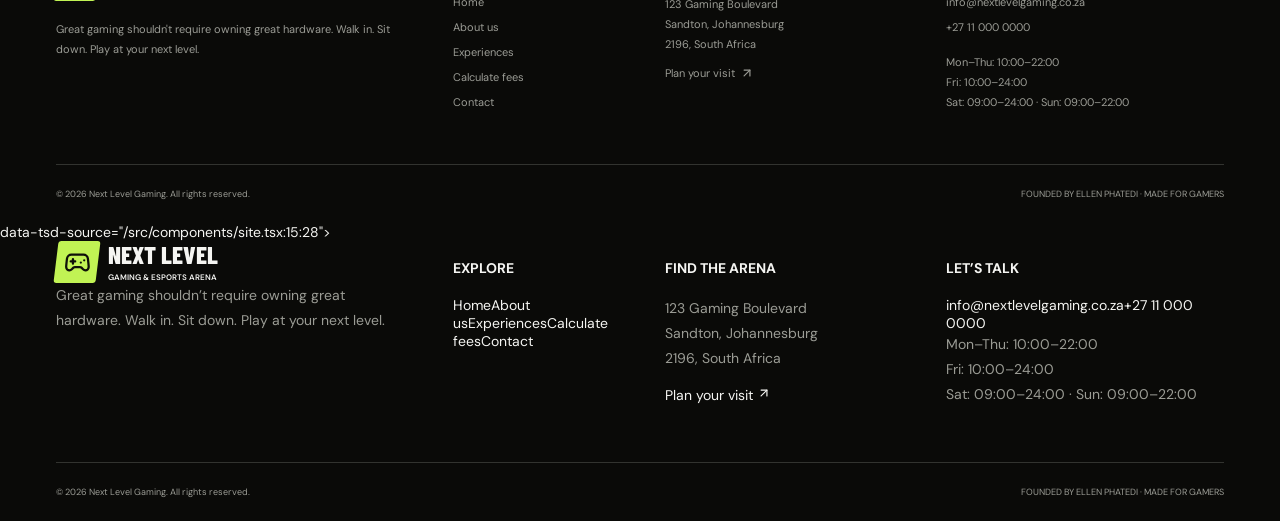
<file: next-level-gaming-html/about.html>
<!DOCTYPE html>
<html lang="en">

<head>
  <!-- STEP 1: Define Character Encoding & Viewport -->
  <meta charset="utf-8" />
  <meta content="width=device-width,initial-scale=1" name="viewport" />

  <!-- STEP 2: Set Page Title -->
  <title>Our Arena &amp; Story | Next Level Gaming</title>

  <!-- STEP 3: Meta Tags for SEO & Social Sharing -->
  <meta content="Meet Next Level Gaming, founded by Ellen Phatedi to make world-class gaming accessible in Johannesburg." name="description" />
  <meta content="Our Arena &amp; Story | Next Level Gaming" property="og:title" />
  <meta content="Meet Next Level Gaming, founded by Ellen Phatedi to make world-class gaming accessible in Johannesburg." property="og:description" />
  <meta content="website" property="og:type" />
  <meta content="summary_large_image" name="twitter:card" />

  <!-- STEP 4: Favicon -->
  <link href="assets/favicon.svg" rel="icon" />

  <!-- STEP 5: Load Fonts from Google Fonts -->
  <link href="https://fonts.googleapis.com" rel="preconnect" />
  <link href="https://fonts.googleapis.com/css2?family=Barlow+Condensed:wght@500;600;700;800&amp;family=DM+Sans:wght@400;500;600;700&amp;display=swap" rel="stylesheet" />

  <!-- STEP 6: Link External Stylesheets -->
  <link href="styles.css" rel="stylesheet" />

  <!-- STEP 7: Link JavaScript Files (Deferred) -->
  <script defer src="arena.js"></script>
  <script defer src="script.js"></script>
</head>

<body>
  <!-- STEP 8: Display Top Information Bar -->
  <div class="topline">
    <div class="site-width">
      <span>
        <svg aria-hidden="true" class="lucide lucide-map-pin" fill="none" height="12" stroke="currentColor" stroke-linecap="round" stroke-linejoin="round" stroke-width="2" viewbox="0 0 24 24" width="12" xmlns="http://www.w3.org/2000/svg">
          <path d="M20 10c0 4.993-5.539 10.193-7.399 11.799a1 1 0 0 1-1.202 0C9.539 20.193 4 14.993 4 10a8 8 0 0 1 16 0"></path>
          <circle cx="12" cy="10" r="3"></circle>
        </svg>
        JOHANNESBURG, SOUTH AFRICA
      </span>
      <span>
        YOUR NEXT LEVEL STARTS HERE
        <svg aria-hidden="true" class="lucide lucide-arrow-up-right" fill="none" height="12" stroke="currentColor" stroke-linecap="round" stroke-linejoin="round" stroke-width="2" viewbox="0 0 24 24" width="12" xmlns="http://www.w3.org/2000/svg">
          <path d="M7 7h10v10"></path>
          <path d="M7 17 17 7"></path>
        </svg>
      </span>
    </div>
  </div>

  <!-- STEP 9: Create Header with Navigation -->
  <header class="site-header">
    <div class="site-width header-inner">
      <!-- STEP 9A: Brand Logo & Name -->
      <a class="brand" href="index.html">
        <span class="brand-symbol">
          <svg aria-hidden="true" class="lucide lucide-gamepad2" fill="none" height="24" stroke="currentColor" stroke-linecap="round" stroke-linejoin="round" stroke-width="2" viewbox="0 0 24 24" width="24" xmlns="http://www.w3.org/2000/svg">
            <line x1="6" x2="10" y1="11" y2="11"></line>
            <line x1="8" x2="8" y1="9" y2="13"></line>
            <line x1="15" x2="15.01" y1="12" y2="12"></line>
            <line x1="18" x2="18.01" y1="10" y2="10"></line>
            <path d="M17.32 5H6.68a4 4 0 0 0-3.978 3.59c-.006.052-.01.101-.017.152C2.604 9.416 2 14.456 2 16a3 3 0 0 0 3 3c1 0 1.5-.5 2-1l1.414-1.414A2 2 0 0 1 9.828 16h4.344a2 2 0 0 1 1.414.586L17 18c.5.5 1 1 2 1a3 3 0 0 0 3-3c0-1.545-.604-6.584-.685-7.258-.007-.05-.011-.1-.017-.151A4 4 0 0 0 17.32 5z"></path>
          </svg>
        </span>
        <span>
          NEXT LEVEL
          <span class="brand-sub">GAMING &amp; ESPORTS ARENA</span>
        </span>
      </a>

      <!-- STEP 9B: Navigation Menu -->
      <nav aria-label="Main navigation" class="navigation">
        <a href="index.html">Home</a>
        <a aria-current="page" class="active" href="about.html">About us</a>
        <a href="overview.html">Experiences</a>
        <a href="calculate.html">Calculate fees</a>
        <a href="contact.html">Contact</a>
      </nav>

      <!-- STEP 9C: Call-to-Action Button -->
      <a class="inline-flex items-center justify-center gap-2 whitespace-nowrap rounded-sm text-sm font-bold cursor-pointer transition-colors header-book export-button" href="contact.html">
        Book now
        <svg aria-hidden="true" class="lucide lucide-arrow-up-right" fill="none" height="24" stroke="currentColor" stroke-linecap="round" stroke-linejoin="round" stroke-width="2" viewbox="0 0 24 24" width="24" xmlns="http://www.w3.org/2000/svg">
          <path d="M7 7h10v10"></path>
          <path d="M7 17 17 7"></path>
        </svg>
      </a>

      <!-- STEP 9D: Mobile Menu Toggle -->
      <button aria-label="Open menu" class="inline-flex items-center justify-center gap-2 whitespace-nowrap rounded-sm text-sm font-bold cursor-pointer transition-colors hover:bg-accent hover:text-accent-foreground h-9 w-9 menu-toggle export-button">
        <svg aria-hidden="true" class="lucide lucide-menu" fill="none" height="24" stroke="currentColor" stroke-linecap="round" stroke-linejoin="round" stroke-width="2" viewbox="0 0 24 24" width="24" xmlns="http://www.w3.org/2000/svg">
          <path d="M4 5h16"></path>
          <path d="M4 12h16"></path>
          <path d="M4 19h16"></path>
        </svg>
      </button>
    </div>
  </header>

  <!-- STEP 10: Main Content Section -->
  <main>
    <!-- STEP 10A: Page Introduction Section -->
    <section class="page-intro">
      <div class="site-width">
        <span class="eyebrow">02 / OUR STORY</span>
        <h1>Built for gamers. By gamers.</h1>
        <p>Great gaming belongs to everyone. This is where we make that happen.</p>
      </div>
    </section>

    <!-- STEP 10B: Story Section with Image & Content -->
    <section class="site-width section story">
      <img alt="Next Level Gaming-inspired PC arena" height="1024" src="assets/arena.jpg" width="1920" />
      <div>
        <span class="eyebrow">THE NEXT LEVEL MINDSET</span>
        <h2>Big ambitions.<br />No barriers.</h2>
        <p>Next Level Gaming was founded by Ellen Phatedi, a lifelong gamer who grew frustrated by the lack of access to high-performance gaming hardware in South Africa.</p>
        <p>Starting from a single location in Johannesburg, our mission is to make world-class gaming technology accessible to everyone — from casual players and competitive esports athletes to corporate teams looking for unique team-building experiences.</p>
        <p>Today, the arena houses over 100 gaming rigs, dedicated VR suites, racing simulators, an escape room and a full tournament floor. Every piece of equipment is maintained to the highest standard and upgraded annually.</p>
        <p>Walk in, sit down, and play at the highest level possible.</p>
      </div>
    </section>

    <!-- STEP 10C: Facility Showcase Section -->
    <section class="site-width section">
      <div class="section-heading">
        <div>
          <span class="eyebrow">TAKE A LOOK AROUND</span>
          <h2>Explore the arena.</h2>
        </div>
      </div>

      <!-- STEP 10C-i: Facility Grid Container -->
      <div class="facility-grid">
        <!-- Facility 1: PC Gaming Zone -->
        <a class="facility facility-0" href="overview.html">
          <img alt="PC Gaming Zone" height="1024" loading="lazy" src="assets/arena.jpg" width="1536" />
          <div>
            <span class="eyebrow">01 / THE ARENA</span>
            <h3>
              PC Gaming Zone
              <svg aria-hidden="true" class="lucide lucide-arrow-up-right" fill="none" height="24" stroke="currentColor" stroke-linecap="round" stroke-linejoin="round" stroke-width="2" viewbox="0 0 24 24" width="24" xmlns="http://www.w3.org/2000/svg">
                <path d="M7 7h10v10"></path>
                <path d="M7 17 17 7"></path>
              </svg>
            </h3>
            <p>100+ high-spec rigs across casual, competitive and streaming zones.</p>
          </div>
        </a>

        <!-- Facility 2: Virtual Reality -->
        <a class="facility facility-1" href="overview.html">
          <img alt="Virtual Reality" height="1024" loading="lazy" src="assets/experiences.jpg" width="1536" />
          <div>
            <span class="eyebrow">02 / THE ARENA</span>
            <h3>
              Virtual Reality
              <svg aria-hidden="true" class="lucide lucide-arrow-up-right" fill="none" height="24" stroke="currentColor" stroke-linecap="round" stroke-linejoin="round" stroke-width="2" viewbox="0 0 24 24" width="24" xmlns="http://www.w3.org/2000/svg">
                <path d="M7 7h10v10"></path>
                <path d="M7 17 17 7"></path>
              </svg>
            </h3>
            <p>4 fully enclosed VR suites with Meta Quest Pro and Valve Index headsets.</p>
          </div>
        </a>

        <!-- Facility 3: Racing Simulators -->
        <a class="facility facility-2" href="overview.html">
          <img alt="Racing Simulators" height="1024" loading="lazy" src="assets/experiences.jpg" width="1536" />
          <div>
            <span class="eyebrow">03 / THE ARENA</span>
            <h3>
              Racing Simulators
              <svg aria-hidden="true" class="lucide lucide-arrow-up-right" fill="none" height="24" stroke="currentColor" stroke-linecap="round" stroke-linejoin="round" stroke-width="2" viewbox="0 0 24 24" width="24" xmlns="http://www.w3.org/2000/svg">
                <path d="M7 7h10v10"></path>
                <path d="M7 17 17 7"></path>
              </svg>
            </h3>
            <p>8-rig setups with force-feedback wheels, bucket seats and triple screens.</p>
          </div>
        </a>
      </div>
    </section>
  </main>

  <!-- STEP 11: Footer Section -->
  <footer>
    <!-- STEP 11A: Footer Grid Content -->
    <div class="site-width footer-grid">
      <!-- Column 1: Brand & Description -->
      <div>
        <a class="brand" href="index.html">
          <span class="brand-symbol">
            <svg aria-hidden="true" class="lucide lucide-gamepad2" fill="none" height="24" stroke="currentColor" stroke-linecap="round" stroke-linejoin="round" stroke-width="2" viewbox="0 0 24 24" width="24" xmlns="http://www.w3.org/2000/svg">
              <line x1="6" x2="10" y1="11" y2="11"></line>
              <line x1="8" x2="8" y1="9" y2="13"></line>
              <line x1="15" x2="15.01" y1="12" y2="12"></line>
              <line x1="18" x2="18.01" y1="10" y2="10"></line>
              <path d="M17.32 5H6.68a4 4 0 0 0-3.978 3.59c-.006.052-.01.101-.017.152C2.604 9.416 2 14.456 2 16a3 3 0 0 0 3 3c1 0 1.5-.5 2-1l1.414-1.414A2 2 0 0 1 9.828 16h4.344a2 2 0 0 1 1.414.586L17 18c.5.5 1 1 2 1a3 3 0 0 0 3-3c0-1.545-.604-6.584-.685-7.258-.007-.05-.011-.1-.017-.151A4 4 0 0 0 17.32 5z"></path>
            </svg>
          </span>
          <span>
            NEXT LEVEL
            <span class="brand-sub">GAMING &amp; ESPORTS ARENA</span>
          </span>
        </a>
        <p>Great gaming shouldn't require owning great hardware. Walk in. Sit down. Play at your next level.</p>
      </div>

      <!-- Column 2: Explore Links -->
      <div>
        <h4>EXPLORE</h4>
        <a href="index.html">Home</a>
        <a class="active" href="about.html">About us</a>
        <a href="overview.html">Experiences</a>
        <a href="calculate.html">Calculate fees</a>
        <a href="contact.html">Contact</a>
      </div>

      <!-- Column 3: Location Info -->
      <div>
        <h4>FIND THE ARENA</h4>
        <p>
          123 Gaming Boulevard<br />
          Sandton, Johannesburg<br />
          2196, South Africa
        </p>
        <a href="contact.html">
          Plan your visit
          <svg aria-hidden="true" class="lucide lucide-arrow-up-right" fill="none" height="14" stroke="currentColor" stroke-linecap="round" stroke-linejoin="round" stroke-width="2" viewbox="0 0 24 24" width="14" xmlns="http://www.w3.org/2000/svg">
            <path d="M7 7h10v10"></path>
            <path d="M7 17 17 7"></path>
          </svg>
        </a>
      </div>

      <!-- Column 4: Contact Info -->
      <div>
        <h4>LET'S TALK</h4>
        <a href="mailto:info@nextlevelgaming.co.za">info@nextlevelgaming.co.za</a>
        <a href="tel:+27110000000">+27 11 000 0000</a>
        <p>
          Mon–Thu: 10:00–22:00<br />
          Fri: 10:00–24:00<br />
          Sat: 09:00–24:00 · Sun: 09:00–22:00
        </p>
      </div>
    </div>

    <!-- STEP 11B: Footer Bottom Section -->
    <div class="site-width footer-bottom">
      <span>© 2026 Next Level Gaming. All rights reserved.</span>
      <span>FOUNDED BY ELLEN PHATEDI · MADE FOR GAMERS</span>
    </div>
  </footer>

</body>

</html> data-tsd-source="/src/components/site.tsx:15:28"><div class="site-width footer-grid" data-tsd-source="/src/components/site.tsx:15:36"><div data-tsd-source="/src/components/site.tsx:15:76"><a class="brand" data-tsd-source="/src/components/site.tsx:15:81" href="index.html"><span class="brand-symbol" data-tsd-source="/src/components/site.tsx:15:112"><svg aria-hidden="true" class="lucide lucide-gamepad2 lucide-gamepad-2" data-tsd-source="/src/components/site.tsx:15:143" fill="none" height="24" stroke="currentColor" stroke-linecap="round" stroke-linejoin="round" stroke-width="2" viewbox="0 0 24 24" width="24" xmlns="http://www.w3.org/2000/svg"><line x1="6" x2="10" y1="11" y2="11"></line><line x1="8" x2="8" y1="9" y2="13"></line><line x1="15" x2="15.01" y1="12" y2="12"></line><line x1="18" x2="18.01" y1="10" y2="10"></line><path d="M17.32 5H6.68a4 4 0 0 0-3.978 3.59c-.006.052-.01.101-.017.152C2.604 9.416 2 14.456 2 16a3 3 0 0 0 3 3c1 0 1.5-.5 2-1l1.414-1.414A2 2 0 0 1 9.828 16h4.344a2 2 0 0 1 1.414.586L17 18c.5.5 1 1 2 1a3 3 0 0 0 3-3c0-1.545-.604-6.584-.685-7.258-.007-.05-.011-.1-.017-.151A4 4 0 0 0 17.32 5z"></path></svg></span><span data-tsd-source="/src/components/site.tsx:15:162">NEXT LEVEL<span class="brand-sub" data-tsd-source="/src/components/site.tsx:15:178">GAMING &amp; ESPORTS ARENA</span></span></a><p data-tsd-source="/src/components/site.tsx:15:249">Great gaming shouldn’t require owning great hardware. Walk in. Sit down. Play at your next level.</p></div><div data-tsd-source="/src/components/site.tsx:15:359"><h4 data-tsd-source="/src/components/site.tsx:15:364">EXPLORE</h4><a data-tsd-source="/src/components/site.tsx:15:401" href="index.html">Home</a><a aria-current="page" class="active" data-status="active" data-tsd-source="/src/components/site.tsx:15:401" href="about.html">About us</a><a data-tsd-source="/src/components/site.tsx:15:401" href="overview.html">Experiences</a><a data-tsd-source="/src/components/site.tsx:15:401" href="calculate.html">Calculate fees</a><a data-tsd-source="/src/components/site.tsx:15:401" href="contact.html">Contact</a></div><div data-tsd-source="/src/components/site.tsx:15:464"><h4 data-tsd-source="/src/components/site.tsx:15:469">FIND THE ARENA</h4><p data-tsd-source="/src/components/site.tsx:15:492">123 Gaming Boulevard<br data-tsd-source="/src/components/site.tsx:15:515"/>Sandton, Johannesburg<br data-tsd-source="/src/components/site.tsx:15:542"/>2196, South Africa</p><a data-tsd-source="/src/components/site.tsx:15:570" href="contact.html">Plan your visit <svg aria-hidden="true" class="lucide lucide-arrow-up-right" data-tsd-source="/src/components/site.tsx:15:618" fill="none" height="14" stroke="currentColor" stroke-linecap="round" stroke-linejoin="round" stroke-width="2" viewbox="0 0 24 24" width="14" xmlns="http://www.w3.org/2000/svg"><path d="M7 7h10v10"></path><path d="M7 17 17 7"></path></svg></a></div><div data-tsd-source="/src/components/site.tsx:15:657"><h4 data-tsd-source="/src/components/site.tsx:15:662">LET’S TALK</h4><a data-tsd-source="/src/components/site.tsx:15:681" href="mailto:info@nextlevelgaming.co.za">info@nextlevelgaming.co.za</a><a data-tsd-source="/src/components/site.tsx:15:755" href="tel:+27110000000">+27 11 000 0000</a><p data-tsd-source="/src/components/site.tsx:15:801">Mon–Thu: 10:00–22:00<br data-tsd-source="/src/components/site.tsx:15:824"/>Fri: 10:00–24:00<br data-tsd-source="/src/components/site.tsx:15:846"/>Sat: 09:00–24:00 · Sun: 09:00–22:00</p></div></div><div class="site-width footer-bottom" data-tsd-source="/src/components/site.tsx:15:903"><span data-tsd-source="/src/components/site.tsx:15:945">© <!-- -->2026<!-- --> Next Level Gaming. All rights reserved.</span><span data-tsd-source="/src/components/site.tsx:15:1026">FOUNDED BY ELLEN PHATEDI · MADE FOR GAMERS</span></div></footer></body></html>
</file>
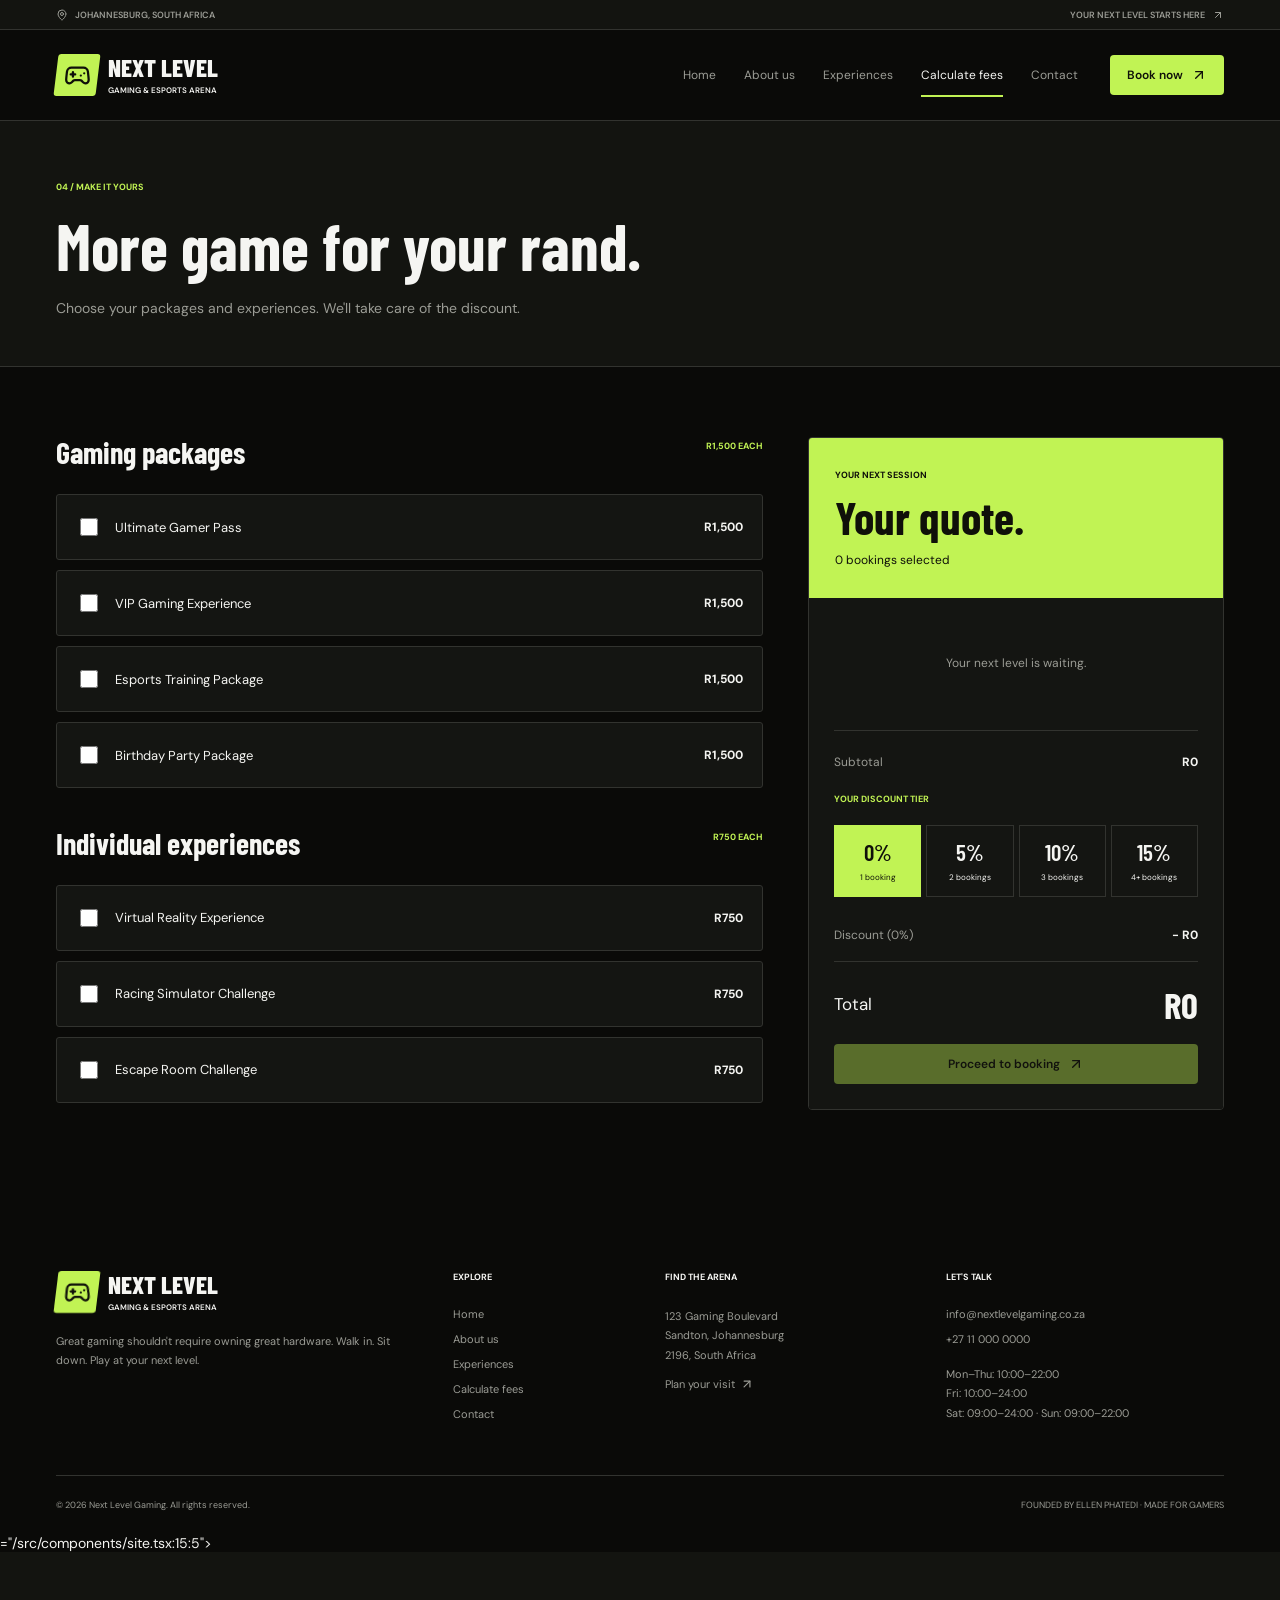
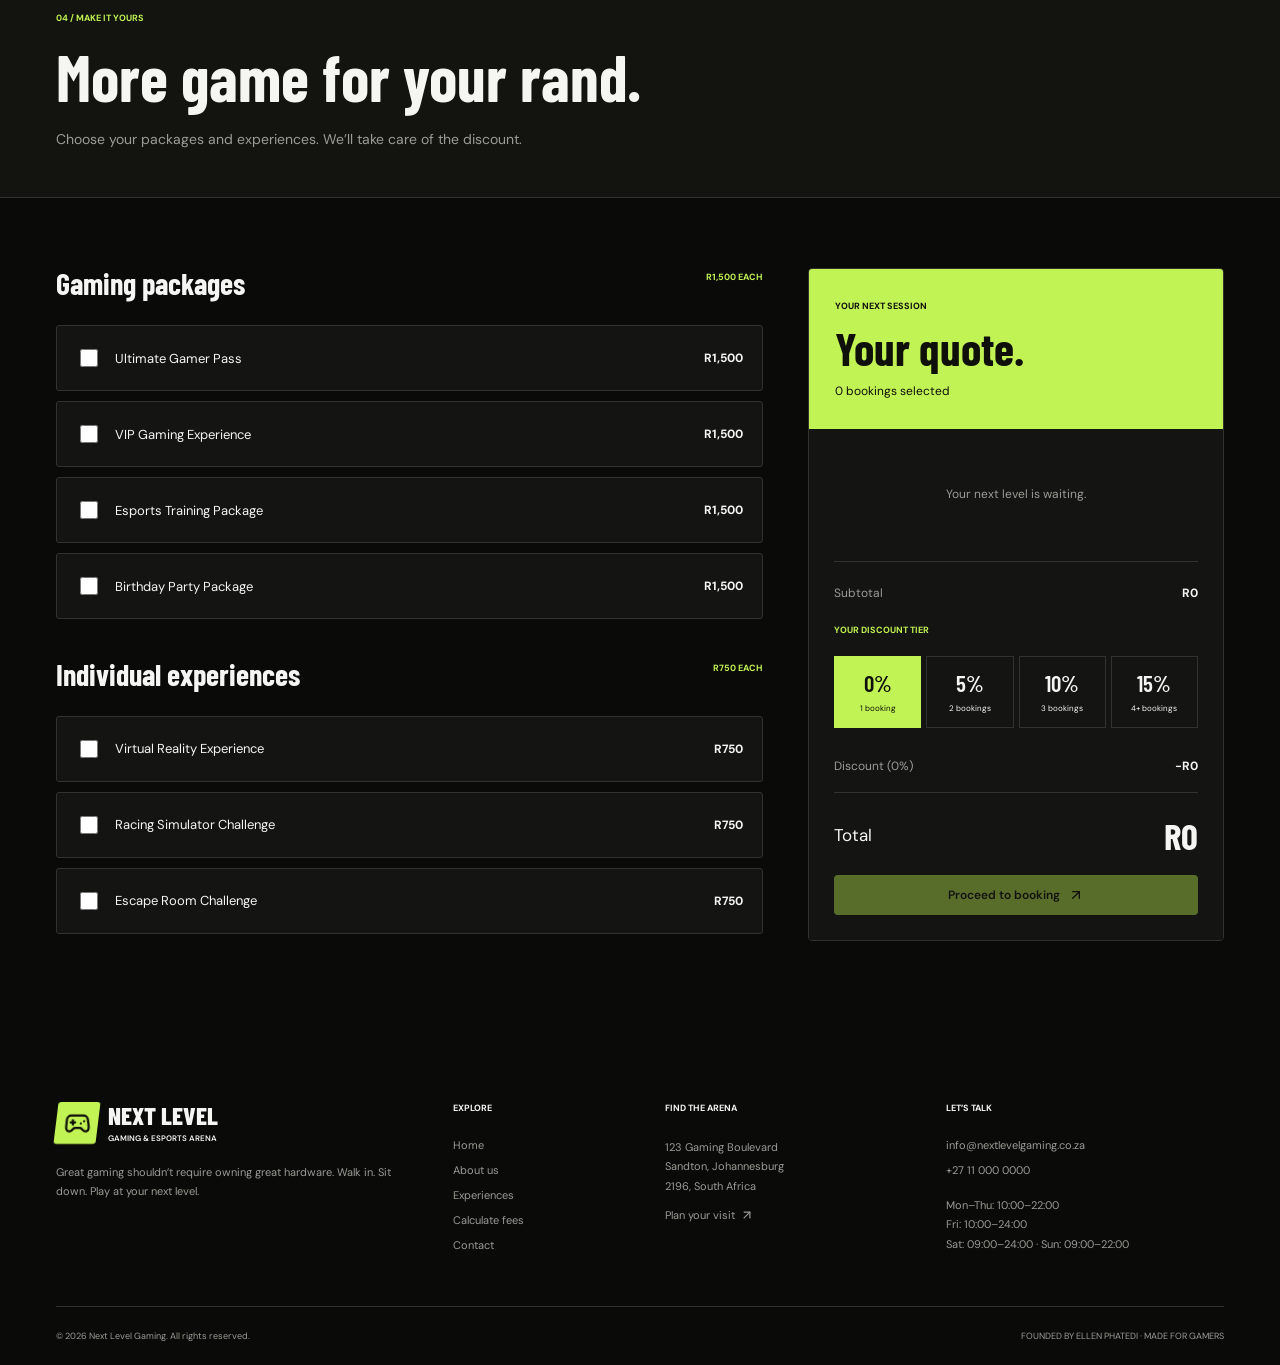
<file: next-level-gaming-html/calculate.html>
<!DOCTYPE html>
<html lang="en">

<head>
  <!-- STEP 1: Define Character Encoding & Viewport -->
  <meta charset="utf-8" />
  <meta content="width=device-width,initial-scale=1" name="viewport" />

  <!-- STEP 2: Set Page Title -->
  <title>Quotation &amp; Discount Calculator | Next Level Gaming</title>

  <!-- STEP 3: Meta Tags for SEO & Social Sharing -->
  <meta content="Build your gaming quote with automatic discounts of 5%, 10% or 15% for multiple bookings." name="description" />
  <meta content="Quotation &amp; Discount Calculator | Next Level Gaming" property="og:title" />
  <meta content="Build your gaming quote with automatic discounts of 5%, 10% or 15% for multiple bookings." property="og:description" />
  <meta content="website" property="og:type" />
  <meta content="summary_large_image" name="twitter:card" />

  <!-- STEP 4: Favicon -->
  <link href="assets/favicon.svg" rel="icon" />

  <!-- STEP 5: Load Fonts from Google Fonts -->
  <link href="https://fonts.googleapis.com" rel="preconnect" />
  <link href="https://fonts.googleapis.com/css2?family=Barlow+Condensed:wght@500;600;700;800&amp;family=DM+Sans:wght@400;500;600;700&amp;display=swap" rel="stylesheet" />

  <!-- STEP 6: Link External Stylesheets -->
  <link href="styles.css" rel="stylesheet" />

  <!-- STEP 7: Link JavaScript Files (Deferred) -->
  <script defer src="arena.js"></script>
  <script defer src="script.js"></script>
</head>

<body>
  <!-- STEP 8: Display Top Information Bar -->
  <div class="topline">
    <div class="site-width">
      <span>
        <svg aria-hidden="true" class="lucide lucide-map-pin" fill="none" height="12" stroke="currentColor" stroke-linecap="round" stroke-linejoin="round" stroke-width="2" viewbox="0 0 24 24" width="12" xmlns="http://www.w3.org/2000/svg">
          <path d="M20 10c0 4.993-5.539 10.193-7.399 11.799a1 1 0 0 1-1.202 0C9.539 20.193 4 14.993 4 10a8 8 0 0 1 16 0"></path>
          <circle cx="12" cy="10" r="3"></circle>
        </svg>
        JOHANNESBURG, SOUTH AFRICA
      </span>
      <span>
        YOUR NEXT LEVEL STARTS HERE
        <svg aria-hidden="true" class="lucide lucide-arrow-up-right" fill="none" height="12" stroke="currentColor" stroke-linecap="round" stroke-linejoin="round" stroke-width="2" viewbox="0 0 24 24" width="12" xmlns="http://www.w3.org/2000/svg">
          <path d="M7 7h10v10"></path>
          <path d="M7 17 17 7"></path>
        </svg>
      </span>
    </div>
  </div>

  <!-- STEP 9: Create Header with Navigation -->
  <header class="site-header">
    <div class="site-width header-inner">
      <!-- STEP 9A: Brand Logo & Name -->
      <a class="brand" href="index.html">
        <span class="brand-symbol">
          <svg aria-hidden="true" class="lucide lucide-gamepad2" fill="none" height="24" stroke="currentColor" stroke-linecap="round" stroke-linejoin="round" stroke-width="2" viewbox="0 0 24 24" width="24" xmlns="http://www.w3.org/2000/svg">
            <line x1="6" x2="10" y1="11" y2="11"></line>
            <line x1="8" x2="8" y1="9" y2="13"></line>
            <line x1="15" x2="15.01" y1="12" y2="12"></line>
            <line x1="18" x2="18.01" y1="10" y2="10"></line>
            <path d="M17.32 5H6.68a4 4 0 0 0-3.978 3.59c-.006.052-.01.101-.017.152C2.604 9.416 2 14.456 2 16a3 3 0 0 0 3 3c1 0 1.5-.5 2-1l1.414-1.414A2 2 0 0 1 9.828 16h4.344a2 2 0 0 1 1.414.586L17 18c.5.5 1 1 2 1a3 3 0 0 0 3-3c0-1.545-.604-6.584-.685-7.258-.007-.05-.011-.1-.017-.151A4 4 0 0 0 17.32 5z"></path>
          </svg>
        </span>
        <span>
          NEXT LEVEL
          <span class="brand-sub">GAMING &amp; ESPORTS ARENA</span>
        </span>
      </a>

      <!-- STEP 9B: Navigation Menu -->
      <nav aria-label="Main navigation" class="navigation">
        <a href="index.html">Home</a>
        <a href="about.html">About us</a>
        <a href="overview.html">Experiences</a>
        <a aria-current="page" class="active" href="calculate.html">Calculate fees</a>
        <a href="contact.html">Contact</a>
      </nav>

      <!-- STEP 9C: Call-to-Action Button -->
      <a class="inline-flex items-center justify-center gap-2 whitespace-nowrap rounded-sm text-sm font-bold cursor-pointer transition-colors header-book export-button" href="contact.html">
        Book now
        <svg aria-hidden="true" class="lucide lucide-arrow-up-right" fill="none" height="24" stroke="currentColor" stroke-linecap="round" stroke-linejoin="round" stroke-width="2" viewbox="0 0 24 24" width="24" xmlns="http://www.w3.org/2000/svg">
          <path d="M7 7h10v10"></path>
          <path d="M7 17 17 7"></path>
        </svg>
      </a>

      <!-- STEP 9D: Mobile Menu Toggle -->
      <button aria-label="Open menu" class="inline-flex items-center justify-center gap-2 whitespace-nowrap rounded-sm text-sm font-bold cursor-pointer transition-colors hover:bg-accent hover:text-accent-foreground h-9 w-9 menu-toggle export-button">
        <svg aria-hidden="true" class="lucide lucide-menu" fill="none" height="24" stroke="currentColor" stroke-linecap="round" stroke-linejoin="round" stroke-width="2" viewbox="0 0 24 24" width="24" xmlns="http://www.w3.org/2000/svg">
          <path d="M4 5h16"></path>
          <path d="M4 12h16"></path>
          <path d="M4 19h16"></path>
        </svg>
      </button>
    </div>
  </header>

  <!-- STEP 10: Main Content Section -->
  <main>
    <!-- STEP 10A: Page Introduction Section -->
    <section class="page-intro">
      <div class="site-width">
        <span class="eyebrow">04 / MAKE IT YOURS</span>
        <h1>More game for your rand.</h1>
        <p>Choose your packages and experiences. We'll take care of the discount.</p>
      </div>
    </section>

    <!-- STEP 10B: Calculator Layout Section -->
    <section class="site-width section calculator-layout">
      <div>
        <!-- STEP 10B-i: Gaming Packages Group -->
        <div class="calculator-group">
          <div class="section-heading">
            <h2>Gaming packages</h2>
            <span class="eyebrow">R1,500 EACH</span>
          </div>

          <!-- Gaming Package Checkboxes -->
          <label class="selection-row">
            <input type="checkbox" />
            <span>Ultimate Gamer Pass</span>
            <strong>R1,500</strong>
          </label>

          <label class="selection-row">
            <input type="checkbox" />
            <span>VIP Gaming Experience</span>
            <strong>R1,500</strong>
          </label>

          <label class="selection-row">
            <input type="checkbox" />
            <span>Esports Training Package</span>
            <strong>R1,500</strong>
          </label>

          <label class="selection-row">
            <input type="checkbox" />
            <span>Birthday Party Package</span>
            <strong>R1,500</strong>
          </label>
        </div>

        <!-- STEP 10B-ii: Individual Experiences Group -->
        <div class="calculator-group">
          <div class="section-heading">
            <h2>Individual experiences</h2>
            <span class="eyebrow">R750 EACH</span>
          </div>

          <!-- Individual Experience Checkboxes -->
          <label class="selection-row">
            <input type="checkbox" />
            <span>Virtual Reality Experience</span>
            <strong>R750</strong>
          </label>

          <label class="selection-row">
            <input type="checkbox" />
            <span>Racing Simulator Challenge</span>
            <strong>R750</strong>
          </label>

          <label class="selection-row">
            <input type="checkbox" />
            <span>Escape Room Challenge</span>
            <strong>R750</strong>
          </label>
        </div>
      </div>

      <!-- STEP 10C: Quote Sidebar -->
      <aside class="quote">
        <!-- STEP 10C-i: Quote Header -->
        <div class="quote-header">
          <span class="eyebrow">YOUR NEXT SESSION</span>
          <h2>Your quote.</h2>
          <p>0 bookings selected</p>
        </div>

        <!-- STEP 10C-ii: Quote Body & Calculations -->
        <div class="quote-body">
          <p class="empty-quote">Your next level is waiting.</p>

          <!-- Subtotal Line -->
          <div class="quote-line subtotal">
            <span>Subtotal</span>
            <strong>R0</strong>
          </div>

          <!-- Discount Tier Information -->
          <span class="eyebrow">YOUR DISCOUNT TIER</span>
          <div class="quote-tiers">
            <div class="current">
              <strong>0%</strong>
              <span>1 booking</span>
            </div>
            <div>
              <strong>5%</strong>
              <span>2 bookings</span>
            </div>
            <div>
              <strong>10%</strong>
              <span>3 bookings</span>
            </div>
            <div>
              <strong>15%</strong>
              <span>4+ bookings</span>
            </div>
          </div>

          <!-- Discount Line -->
          <div class="quote-line">
            <span>Discount (0%)</span>
            <strong>− R0</strong>
          </div>

          <!-- Total Line -->
          <div class="quote-line quote-total">
            <span>Total</span>
            <strong data-testid="quote-total">R0</strong>
          </div>

          <!-- Proceed to Booking Button -->
          <a aria-disabled="true" class="inline-flex items-center justify-center gap-2 whitespace-nowrap rounded-sm text-sm font-bold cursor-pointer transition-colors disabled-link export-button" role="link">
            Proceed to booking
            <svg aria-hidden="true" class="lucide lucide-arrow-up-right" fill="none" height="24" stroke="currentColor" stroke-linecap="round" stroke-linejoin="round" stroke-width="2" viewbox="0 0 24 24" width="24" xmlns="http://www.w3.org/2000/svg">
              <path d="M7 7h10v10"></path>
              <path d="M7 17 17 7"></path>
            </svg>
          </a>
        </div>
      </aside>
    </section>
  </main>

  <!-- STEP 11: Footer Section -->
  <footer>
    <!-- STEP 11A: Footer Grid Content -->
    <div class="site-width footer-grid">
      <!-- Column 1: Brand & Description -->
      <div>
        <a class="brand" href="index.html">
          <span class="brand-symbol">
            <svg aria-hidden="true" class="lucide lucide-gamepad2" fill="none" height="24" stroke="currentColor" stroke-linecap="round" stroke-linejoin="round" stroke-width="2" viewbox="0 0 24 24" width="24" xmlns="http://www.w3.org/2000/svg">
              <line x1="6" x2="10" y1="11" y2="11"></line>
              <line x1="8" x2="8" y1="9" y2="13"></line>
              <line x1="15" x2="15.01" y1="12" y2="12"></line>
              <line x1="18" x2="18.01" y1="10" y2="10"></line>
              <path d="M17.32 5H6.68a4 4 0 0 0-3.978 3.59c-.006.052-.01.101-.017.152C2.604 9.416 2 14.456 2 16a3 3 0 0 0 3 3c1 0 1.5-.5 2-1l1.414-1.414A2 2 0 0 1 9.828 16h4.344a2 2 0 0 1 1.414.586L17 18c.5.5 1 1 2 1a3 3 0 0 0 3-3c0-1.545-.604-6.584-.685-7.258-.007-.05-.011-.1-.017-.151A4 4 0 0 0 17.32 5z"></path>
            </svg>
          </span>
          <span>
            NEXT LEVEL
            <span class="brand-sub">GAMING &amp; ESPORTS ARENA</span>
          </span>
        </a>
        <p>Great gaming shouldn't require owning great hardware. Walk in. Sit down. Play at your next level.</p>
      </div>

      <!-- Column 2: Explore Links -->
      <div>
        <h4>EXPLORE</h4>
        <a href="index.html">Home</a>
        <a href="about.html">About us</a>
        <a href="overview.html">Experiences</a>
        <a class="active" href="calculate.html">Calculate fees</a>
        <a href="contact.html">Contact</a>
      </div>

      <!-- Column 3: Location Info -->
      <div>
        <h4>FIND THE ARENA</h4>
        <p>
          123 Gaming Boulevard<br />
          Sandton, Johannesburg<br />
          2196, South Africa
        </p>
        <a href="contact.html">
          Plan your visit
          <svg aria-hidden="true" class="lucide lucide-arrow-up-right" fill="none" height="14" stroke="currentColor" stroke-linecap="round" stroke-linejoin="round" stroke-width="2" viewbox="0 0 24 24" width="14" xmlns="http://www.w3.org/2000/svg">
            <path d="M7 7h10v10"></path>
            <path d="M7 17 17 7"></path>
          </svg>
        </a>
      </div>

      <!-- Column 4: Contact Info -->
      <div>
        <h4>LET'S TALK</h4>
        <a href="mailto:info@nextlevelgaming.co.za">info@nextlevelgaming.co.za</a>
        <a href="tel:+27110000000">+27 11 000 0000</a>
        <p>
          Mon–Thu: 10:00–22:00<br />
          Fri: 10:00–24:00<br />
          Sat: 09:00–24:00 · Sun: 09:00–22:00
        </p>
      </div>
    </div>

    <!-- STEP 11B: Footer Bottom Section -->
    <div class="site-width footer-bottom">
      <span>© 2026 Next Level Gaming. All rights reserved.</span>
      <span>FOUNDED BY ELLEN PHATEDI · MADE FOR GAMERS</span>
    </div>
  </footer>

</body>

</html>="/src/components/site.tsx:15:5"><section class="page-intro" data-tsd-source="/src/components/site.tsx:17:126"><div class="site-width" data-tsd-source="/src/components/site.tsx:17:158"><span class="eyebrow" data-tsd-source="/src/components/site.tsx:17:186">04 / MAKE IT YOURS</span><h1 data-tsd-source="/src/components/site.tsx:17:228">More game for your rand.</h1><p data-tsd-source="/src/components/site.tsx:17:244">Choose your packages and experiences. We’ll take care of the discount.</p></div></section><section class="site-width section calculator-layout" data-tsd-source="/src/routes/calculate.tsx:8:474"><div data-tsd-source="/src/routes/calculate.tsx:8:532"><div class="calculator-group" data-tsd-source="/src/routes/calculate.tsx:8:588"><div class="section-heading" data-tsd-source="/src/routes/calculate.tsx:8:637"><h2 data-tsd-source="/src/routes/calculate.tsx:8:670">Gaming packages</h2><span class="eyebrow" data-tsd-source="/src/routes/calculate.tsx:8:744">R1,500<!-- --> EACH</span></div><label class="selection-row" data-tsd-source="/src/routes/calculate.tsx:8:877"><input data-tsd-source="/src/routes/calculate.tsx:8:967" type="checkbox"/><span data-tsd-source="/src/routes/calculate.tsx:8:1099">Ultimate Gamer Pass</span><strong data-tsd-source="/src/routes/calculate.tsx:8:1120">R1,500</strong></label><label class="selection-row" data-tsd-source="/src/routes/calculate.tsx:8:877"><input data-tsd-source="/src/routes/calculate.tsx:8:967" type="checkbox"/><span data-tsd-source="/src/routes/calculate.tsx:8:1099">VIP Gaming Experience</span><strong data-tsd-source="/src/routes/calculate.tsx:8:1120">R1,500</strong></label><label class="selection-row" data-tsd-source="/src/routes/calculate.tsx:8:877"><input data-tsd-source="/src/routes/calculate.tsx:8:967" type="checkbox"/><span data-tsd-source="/src/routes/calculate.tsx:8:1099">Esports Training Package</span><strong data-tsd-source="/src/routes/calculate.tsx:8:1120">R1,500</strong></label><label class="selection-row" data-tsd-source="/src/routes/calculate.tsx:8:877"><input data-tsd-source="/src/routes/calculate.tsx:8:967" type="checkbox"/><span data-tsd-source="/src/routes/calculate.tsx:8:1099">Birthday Party Package</span><strong data-tsd-source="/src/routes/calculate.tsx:8:1120">R1,500</strong></label></div><div class="calculator-group" data-tsd-source="/src/routes/calculate.tsx:8:588"><div class="section-heading" data-tsd-source="/src/routes/calculate.tsx:8:637"><h2 data-tsd-source="/src/routes/calculate.tsx:8:670">Individual experiences</h2><span class="eyebrow" data-tsd-source="/src/routes/calculate.tsx:8:744">R750<!-- --> EACH</span></div><label class="selection-row" data-tsd-source="/src/routes/calculate.tsx:8:877"><input data-tsd-source="/src/routes/calculate.tsx:8:967" type="checkbox"/><span data-tsd-source="/src/routes/calculate.tsx:8:1099">Virtual Reality Experience</span><strong data-tsd-source="/src/routes/calculate.tsx:8:1120">R750</strong></label><label class="selection-row" data-tsd-source="/src/routes/calculate.tsx:8:877"><input data-tsd-source="/src/routes/calculate.tsx:8:967" type="checkbox"/><span data-tsd-source="/src/routes/calculate.tsx:8:1099">Racing Simulator Challenge</span><strong data-tsd-source="/src/routes/calculate.tsx:8:1120">R750</strong></label><label class="selection-row" data-tsd-source="/src/routes/calculate.tsx:8:877"><input data-tsd-source="/src/routes/calculate.tsx:8:967" type="checkbox"/><span data-tsd-source="/src/routes/calculate.tsx:8:1099">Escape Room Challenge</span><strong data-tsd-source="/src/routes/calculate.tsx:8:1120">R750</strong></label></div></div><aside class="quote" data-tsd-source="/src/routes/calculate.tsx:8:1177"><div class="quote-header" data-tsd-source="/src/routes/calculate.tsx:8:1202"><span class="eyebrow" data-tsd-source="/src/routes/calculate.tsx:8:1232">YOUR NEXT SESSION</span><h2 data-tsd-source="/src/routes/calculate.tsx:8:1282">Your quote.</h2><p data-tsd-source="/src/routes/calculate.tsx:8:1302">0<!-- --> <!-- -->bookings<!-- --> selected</p></div><div class="quote-body" data-tsd-source="/src/routes/calculate.tsx:8:1380"><p class="empty-quote" data-tsd-source="/src/routes/calculate.tsx:8:1538">Your next level is waiting.</p><div class="quote-line subtotal" data-tsd-source="/src/routes/calculate.tsx:8:1597"><span data-tsd-source="/src/routes/calculate.tsx:8:1634">Subtotal</span><strong data-tsd-source="/src/routes/calculate.tsx:8:1655">R0</strong></div><span class="eyebrow" data-tsd-source="/src/routes/calculate.tsx:8:1695">YOUR DISCOUNT TIER</span><div class="quote-tiers" data-tsd-source="/src/routes/calculate.tsx:8:1746"><div class="current" data-tsd-source="/src/routes/calculate.tsx:8:1799"><strong data-tsd-source="/src/routes/calculate.tsx:8:1850">0<!-- -->%</strong><span data-tsd-source="/src/routes/calculate.tsx:8:1871">1<!-- --> <!-- -->booking</span></div><div class="" data-tsd-source="/src/routes/calculate.tsx:8:1799"><strong data-tsd-source="/src/routes/calculate.tsx:8:1850">5<!-- -->%</strong><span data-tsd-source="/src/routes/calculate.tsx:8:1871">2<!-- --> <!-- -->bookings</span></div><div class="" data-tsd-source="/src/routes/calculate.tsx:8:1799"><strong data-tsd-source="/src/routes/calculate.tsx:8:1850">10<!-- -->%</strong><span data-tsd-source="/src/routes/calculate.tsx:8:1871">3<!-- --> <!-- -->bookings</span></div><div class="" data-tsd-source="/src/routes/calculate.tsx:8:1799"><strong data-tsd-source="/src/routes/calculate.tsx:8:1850">15<!-- -->%</strong><span data-tsd-source="/src/routes/calculate.tsx:8:1871">4+<!-- --> <!-- -->bookings</span></div></div><div class="quote-line" data-tsd-source="/src/routes/calculate.tsx:8:1943"><span data-tsd-source="/src/routes/calculate.tsx:8:1971">Discount (<!-- -->0<!-- -->%)</span><strong data-tsd-source="/src/routes/calculate.tsx:8:2006">−<!-- -->R0</strong></div><div class="quote-line quote-total" data-tsd-source="/src/routes/calculate.tsx:8:2052"><span data-tsd-source="/src/routes/calculate.tsx:8:2092">Total</span><strong data-testid="quote-total" data-tsd-source="/src/routes/calculate.tsx:8:2110">R0</strong></div><a aria-disabled="true" class="inline-flex items-center justify-center gap-2 whitespace-nowrap rounded-sm text-sm font-bold cursor-pointer transition-colors focus-visible:outline-none focus-visible:ring-1 focus-visible:ring-ring disabled:pointer-events-none disabled:opacity-50 disabled:cursor-not-allowed [&amp;_svg]:pointer-events-none [&amp;_svg]:size-4 [&amp;_svg]:shrink-0 bg-primary text-primary-foreground shadow hover:bg-primary/90 h-11 px-5 py-2 disabled-link export-button" data-tsd-source="/src/routes/calculate.tsx:8:2273" role="link">Proceed to booking <svg aria-hidden="true" class="lucide lucide-arrow-up-right" data-tsd-source="/src/routes/calculate.tsx:8:2391" fill="none" height="24" stroke="currentColor" stroke-linecap="round" stroke-linejoin="round" stroke-width="2" viewbox="0 0 24 24" width="24" xmlns="http://www.w3.org/2000/svg"><path d="M7 7h10v10"></path><path d="M7 17 17 7"></path></svg></a></div></aside></section></main><footer data-tsd-source="/src/components/site.tsx:15:28"><div class="site-width footer-grid" data-tsd-source="/src/components/site.tsx:15:36"><div data-tsd-source="/src/components/site.tsx:15:76"><a class="brand" data-tsd-source="/src/components/site.tsx:15:81" href="index.html"><span class="brand-symbol" data-tsd-source="/src/components/site.tsx:15:112"><svg aria-hidden="true" class="lucide lucide-gamepad2 lucide-gamepad-2" data-tsd-source="/src/components/site.tsx:15:143" fill="none" height="24" stroke="currentColor" stroke-linecap="round" stroke-linejoin="round" stroke-width="2" viewbox="0 0 24 24" width="24" xmlns="http://www.w3.org/2000/svg"><line x1="6" x2="10" y1="11" y2="11"></line><line x1="8" x2="8" y1="9" y2="13"></line><line x1="15" x2="15.01" y1="12" y2="12"></line><line x1="18" x2="18.01" y1="10" y2="10"></line><path d="M17.32 5H6.68a4 4 0 0 0-3.978 3.59c-.006.052-.01.101-.017.152C2.604 9.416 2 14.456 2 16a3 3 0 0 0 3 3c1 0 1.5-.5 2-1l1.414-1.414A2 2 0 0 1 9.828 16h4.344a2 2 0 0 1 1.414.586L17 18c.5.5 1 1 2 1a3 3 0 0 0 3-3c0-1.545-.604-6.584-.685-7.258-.007-.05-.011-.1-.017-.151A4 4 0 0 0 17.32 5z"></path></svg></span><span data-tsd-source="/src/components/site.tsx:15:162">NEXT LEVEL<span class="brand-sub" data-tsd-source="/src/components/site.tsx:15:178">GAMING &amp; ESPORTS ARENA</span></span></a><p data-tsd-source="/src/components/site.tsx:15:249">Great gaming shouldn’t require owning great hardware. Walk in. Sit down. Play at your next level.</p></div><div data-tsd-source="/src/components/site.tsx:15:359"><h4 data-tsd-source="/src/components/site.tsx:15:364">EXPLORE</h4><a data-tsd-source="/src/components/site.tsx:15:401" href="index.html">Home</a><a data-tsd-source="/src/components/site.tsx:15:401" href="about.html">About us</a><a data-tsd-source="/src/components/site.tsx:15:401" href="overview.html">Experiences</a><a aria-current="page" class="active" data-status="active" data-tsd-source="/src/components/site.tsx:15:401" href="calculate.html">Calculate fees</a><a data-tsd-source="/src/components/site.tsx:15:401" href="contact.html">Contact</a></div><div data-tsd-source="/src/components/site.tsx:15:464"><h4 data-tsd-source="/src/components/site.tsx:15:469">FIND THE ARENA</h4><p data-tsd-source="/src/components/site.tsx:15:492">123 Gaming Boulevard<br data-tsd-source="/src/components/site.tsx:15:515"/>Sandton, Johannesburg<br data-tsd-source="/src/components/site.tsx:15:542"/>2196, South Africa</p><a data-tsd-source="/src/components/site.tsx:15:570" href="contact.html">Plan your visit <svg aria-hidden="true" class="lucide lucide-arrow-up-right" data-tsd-source="/src/components/site.tsx:15:618" fill="none" height="14" stroke="currentColor" stroke-linecap="round" stroke-linejoin="round" stroke-width="2" viewbox="0 0 24 24" width="14" xmlns="http://www.w3.org/2000/svg"><path d="M7 7h10v10"></path><path d="M7 17 17 7"></path></svg></a></div><div data-tsd-source="/src/components/site.tsx:15:657"><h4 data-tsd-source="/src/components/site.tsx:15:662">LET’S TALK</h4><a data-tsd-source="/src/components/site.tsx:15:681" href="mailto:info@nextlevelgaming.co.za">info@nextlevelgaming.co.za</a><a data-tsd-source="/src/components/site.tsx:15:755" href="tel:+27110000000">+27 11 000 0000</a><p data-tsd-source="/src/components/site.tsx:15:801">Mon–Thu: 10:00–22:00<br data-tsd-source="/src/components/site.tsx:15:824"/>Fri: 10:00–24:00<br data-tsd-source="/src/components/site.tsx:15:846"/>Sat: 09:00–24:00 · Sun: 09:00–22:00</p></div></div><div class="site-width footer-bottom" data-tsd-source="/src/components/site.tsx:15:903"><span data-tsd-source="/src/components/site.tsx:15:945">© <!-- -->2026<!-- --> Next Level Gaming. All rights reserved.</span><span data-tsd-source="/src/components/site.tsx:15:1026">FOUNDED BY ELLEN PHATEDI · MADE FOR GAMERS</span></div></footer></body></html>
</file>
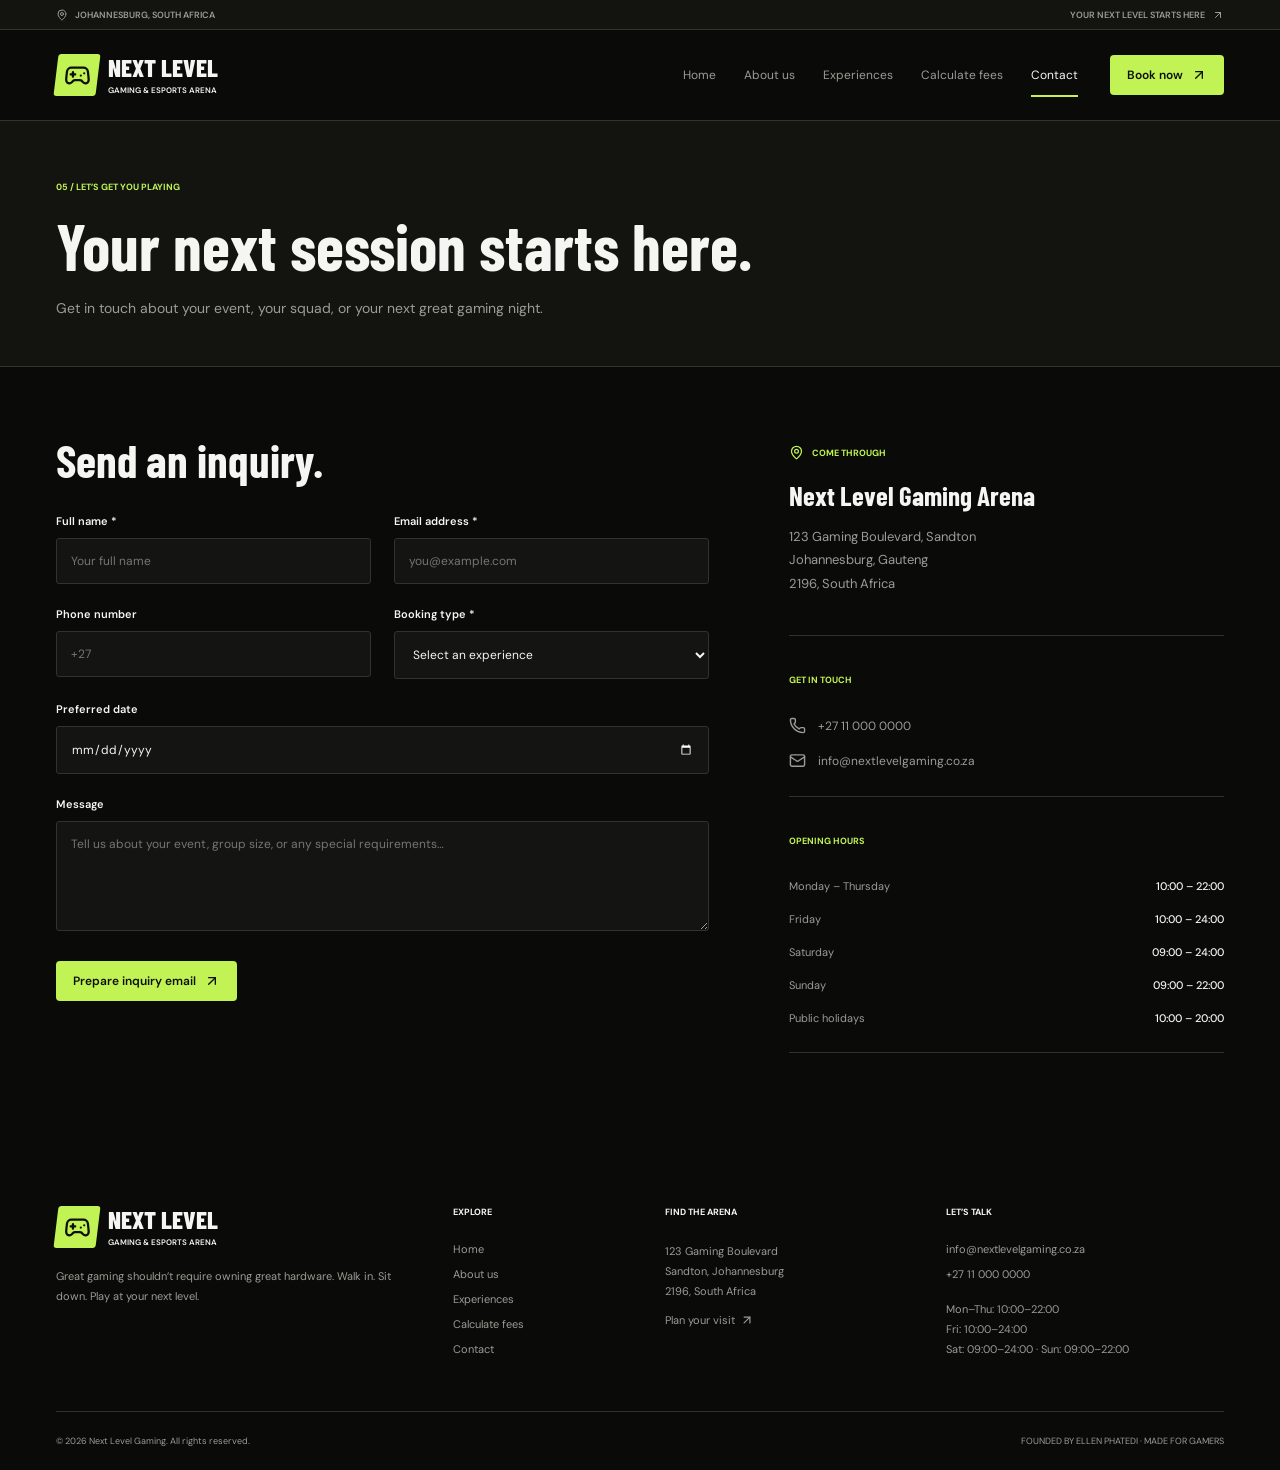
<file: next-level-gaming-html/contact.html>
<!DOCTYPE html>
<!DOCTYPE html>

<html lang="en"><head><meta charset="utf-8"/><meta content="width=device-width,initial-scale=1" name="viewport"/><title>Contact &amp; Booking Inquiries | Next Level Gaming</title><meta content="Plan your visit to Next Level Gaming in Sandton, Johannesburg. View opening hours and prepare a booking inquiry." name="description"/><meta content="Contact &amp; Booking Inquiries | Next Level Gaming" property="og:title"/><meta content="Plan your visit to Next Level Gaming in Sandton, Johannesburg. View opening hours and prepare a booking inquiry." property="og:description"/><meta content="website" property="og:type"/><meta content="summary_large_image" name="twitter:card"/><link href="assets/favicon.svg" rel="icon"/><link href="https://fonts.googleapis.com" rel="preconnect"/><link href="https://fonts.googleapis.com/css2?family=Barlow+Condensed:wght@500;600;700;800&amp;family=DM+Sans:wght@400;500;600;700&amp;display=swap" rel="stylesheet"/><link href="styles.css" rel="stylesheet"/><script defer="" src="arena.js"></script><script defer="" src="script.js"></script></head><body><div class="topline" data-tsd-source="/src/components/site.tsx:13:12"><div class="site-width" data-tsd-source="/src/components/site.tsx:13:37"><span data-tsd-source="/src/components/site.tsx:13:65"><svg aria-hidden="true" class="lucide lucide-map-pin" data-tsd-source="/src/components/site.tsx:13:71" fill="none" height="12" stroke="currentColor" stroke-linecap="round" stroke-linejoin="round" stroke-width="2" viewbox="0 0 24 24" width="12" xmlns="http://www.w3.org/2000/svg"><path d="M20 10c0 4.993-5.539 10.193-7.399 11.799a1 1 0 0 1-1.202 0C9.539 20.193 4 14.993 4 10a8 8 0 0 1 16 0"></path><circle cx="12" cy="10" r="3"></circle></svg> JOHANNESBURG, SOUTH AFRICA</span><span data-tsd-source="/src/components/site.tsx:13:125">YOUR NEXT LEVEL STARTS HERE <svg aria-hidden="true" class="lucide lucide-arrow-up-right" data-tsd-source="/src/components/site.tsx:13:159" fill="none" height="12" stroke="currentColor" stroke-linecap="round" stroke-linejoin="round" stroke-width="2" viewbox="0 0 24 24" width="12" xmlns="http://www.w3.org/2000/svg"><path d="M7 7h10v10"></path><path d="M7 17 17 7"></path></svg></span></div></div><header class="site-header" data-tsd-source="/src/components/site.tsx:14:5"><div class="site-width header-inner" data-tsd-source="/src/components/site.tsx:14:37"><a class="brand" data-tsd-source="/src/components/site.tsx:14:78" href="index.html"><span class="brand-symbol" data-tsd-source="/src/components/site.tsx:14:109"><svg aria-hidden="true" class="lucide lucide-gamepad2 lucide-gamepad-2" data-tsd-source="/src/components/site.tsx:14:140" fill="none" height="24" stroke="currentColor" stroke-linecap="round" stroke-linejoin="round" stroke-width="2" viewbox="0 0 24 24" width="24" xmlns="http://www.w3.org/2000/svg"><line x1="6" x2="10" y1="11" y2="11"></line><line x1="8" x2="8" y1="9" y2="13"></line><line x1="15" x2="15.01" y1="12" y2="12"></line><line x1="18" x2="18.01" y1="10" y2="10"></line><path d="M17.32 5H6.68a4 4 0 0 0-3.978 3.59c-.006.052-.01.101-.017.152C2.604 9.416 2 14.456 2 16a3 3 0 0 0 3 3c1 0 1.5-.5 2-1l1.414-1.414A2 2 0 0 1 9.828 16h4.344a2 2 0 0 1 1.414.586L17 18c.5.5 1 1 2 1a3 3 0 0 0 3-3c0-1.545-.604-6.584-.685-7.258-.007-.05-.011-.1-.017-.151A4 4 0 0 0 17.32 5z"></path></svg></span><span data-tsd-source="/src/components/site.tsx:14:159">NEXT LEVEL<span class="brand-sub" data-tsd-source="/src/components/site.tsx:14:175">GAMING &amp; ESPORTS ARENA</span></span></a><nav aria-label="Main navigation" class="navigation" data-tsd-source="/src/components/site.tsx:14:246"><a class="" data-tsd-source="/src/components/site.tsx:14:356" href="index.html">Home</a><a class="" data-tsd-source="/src/components/site.tsx:14:356" href="about.html">About us</a><a class="" data-tsd-source="/src/components/site.tsx:14:356" href="overview.html">Experiences</a><a class="" data-tsd-source="/src/components/site.tsx:14:356" href="calculate.html">Calculate fees</a><a aria-current="page" class="active active" data-status="active" data-tsd-source="/src/components/site.tsx:14:356" href="contact.html">Contact</a></nav><a aria-current="page" class="inline-flex items-center justify-center gap-2 whitespace-nowrap rounded-sm text-sm font-bold cursor-pointer transition-colors focus-visible:outline-none focus-visible:ring-1 focus-visible:ring-ring disabled:pointer-events-none disabled:opacity-50 disabled:cursor-not-allowed [&amp;_svg]:pointer-events-none [&amp;_svg]:size-4 [&amp;_svg]:shrink-0 bg-primary text-primary-foreground shadow hover:bg-primary/90 h-11 px-5 py-2 header-book active export-button" data-status="active" data-tsd-source="/src/components/site.tsx:14:536" href="contact.html">Book now <svg aria-hidden="true" class="lucide lucide-arrow-up-right" data-tsd-source="/src/components/site.tsx:14:577" fill="none" height="24" stroke="currentColor" stroke-linecap="round" stroke-linejoin="round" stroke-width="2" viewbox="0 0 24 24" width="24" xmlns="http://www.w3.org/2000/svg"><path d="M7 7h10v10"></path><path d="M7 17 17 7"></path></svg></a><button aria-label="Open menu" class="inline-flex items-center justify-center gap-2 whitespace-nowrap rounded-sm text-sm font-bold cursor-pointer transition-colors focus-visible:outline-none focus-visible:ring-1 focus-visible:ring-ring disabled:pointer-events-none disabled:opacity-50 disabled:cursor-not-allowed [&amp;_svg]:pointer-events-none [&amp;_svg]:size-4 [&amp;_svg]:shrink-0 hover:bg-accent hover:text-accent-foreground h-9 w-9 menu-toggle export-button" data-tsd-source="/src/components/site.tsx:14:609"><svg aria-hidden="true" class="lucide lucide-menu" data-tsd-source="/src/components/site.tsx:14:763" fill="none" height="24" stroke="currentColor" stroke-linecap="round" stroke-linejoin="round" stroke-width="2" viewbox="0 0 24 24" width="24" xmlns="http://www.w3.org/2000/svg"><path d="M4 5h16"></path><path d="M4 12h16"></path><path d="M4 19h16"></path></svg></button></div></header><main data-tsd-source="/src/components/site.tsx:15:5"><section class="page-intro" data-tsd-source="/src/components/site.tsx:17:126"><div class="site-width" data-tsd-source="/src/components/site.tsx:17:158"><span class="eyebrow" data-tsd-source="/src/components/site.tsx:17:186">05 / LET’S GET YOU PLAYING</span><h1 data-tsd-source="/src/components/site.tsx:17:228">Your next session starts here.</h1><p data-tsd-source="/src/components/site.tsx:17:244">Get in touch about your event, your squad, or your next great gaming night.</p></div></section><section class="site-width section contact-layout" data-tsd-source="/src/routes/contact.tsx:9:766"><form data-tsd-source="/src/routes/contact.tsx:9:821"><h2 data-tsd-source="/src/routes/contact.tsx:9:843">Send an inquiry.</h2><div class="form-grid" data-tsd-source="/src/routes/contact.tsx:9:868"><label data-tsd-source="/src/routes/contact.tsx:9:895">Full name *<input autocomplete="name" data-tsd-source="/src/routes/contact.tsx:9:913" name="name" placeholder="Your full name" required=""/></label><label data-tsd-source="/src/routes/contact.tsx:9:999">Email address *<input autocomplete="email" data-tsd-source="/src/routes/contact.tsx:9:1021" name="email" placeholder="you@example.com" required="" type="email"/></label><label data-tsd-source="/src/routes/contact.tsx:9:1123">Phone number<input autocomplete="tel" data-tsd-source="/src/routes/contact.tsx:9:1142" name="phone" placeholder="+27" type="tel"/></label><label data-tsd-source="/src/routes/contact.tsx:9:1219">Booking type *<select data-tsd-source="/src/routes/contact.tsx:9:1240" name="booking" required=""><option data-tsd-source="/src/routes/contact.tsx:9:1315" disabled="" selected="" value="">Select an experience</option><option data-tsd-source="/src/routes/contact.tsx:9:1388">Ultimate Gamer Pass</option><option data-tsd-source="/src/routes/contact.tsx:9:1388">VIP Gaming Experience</option><option data-tsd-source="/src/routes/contact.tsx:9:1388">Esports Training Package</option><option data-tsd-source="/src/routes/contact.tsx:9:1388">Birthday Party Package</option><option data-tsd-source="/src/routes/contact.tsx:9:1388">Virtual Reality Experience</option><option data-tsd-source="/src/routes/contact.tsx:9:1388">Racing Simulator Challenge</option><option data-tsd-source="/src/routes/contact.tsx:9:1388">Escape Room Challenge</option><option data-tsd-source="/src/routes/contact.tsx:9:1426">Custom quotation</option><option data-tsd-source="/src/routes/contact.tsx:9:1459">Corporate event</option><option data-tsd-source="/src/routes/contact.tsx:9:1491">General inquiry</option></select></label><label class="full-field" data-tsd-source="/src/routes/contact.tsx:9:1540">Preferred date<input data-tsd-source="/src/routes/contact.tsx:9:1584" name="date" type="date"/></label><label class="full-field" data-tsd-source="/src/routes/contact.tsx:9:1624">Message<textarea data-tsd-source="/src/routes/contact.tsx:9:1661" name="message" placeholder="Tell us about your event, group size, or any special requirements…" rows="5"></textarea></label></div><button class="inline-flex items-center justify-center gap-2 whitespace-nowrap text-sm font-bold cursor-pointer transition-colors focus-visible:outline-none focus-visible:ring-1 focus-visible:ring-ring disabled:pointer-events-none disabled:opacity-50 disabled:cursor-not-allowed [&amp;_svg]:pointer-events-none [&amp;_svg]:size-4 [&amp;_svg]:shrink-0 bg-primary text-primary-foreground shadow hover:bg-primary/90 h-13 rounded-sm px-6 export-button" data-tsd-source="/src/routes/contact.tsx:9:1880" type="submit">Prepare inquiry email <svg aria-hidden="true" class="lucide lucide-arrow-up-right" data-tsd-source="/src/routes/contact.tsx:9:1934" fill="none" height="24" stroke="currentColor" stroke-linecap="round" stroke-linejoin="round" stroke-width="2" viewbox="0 0 24 24" width="24" xmlns="http://www.w3.org/2000/svg"><path d="M7 7h10v10"></path><path d="M7 17 17 7"></path></svg></button></form><aside class="contact-details" data-tsd-source="/src/routes/contact.tsx:9:2133"><div data-tsd-source="/src/routes/contact.tsx:9:2168"><span class="eyebrow" data-tsd-source="/src/routes/contact.tsx:9:2173"><svg aria-hidden="true" class="lucide lucide-map-pin" data-tsd-source="/src/routes/contact.tsx:9:2199" fill="none" height="15" stroke="currentColor" stroke-linecap="round" stroke-linejoin="round" stroke-width="2" viewbox="0 0 24 24" width="15" xmlns="http://www.w3.org/2000/svg"><path d="M20 10c0 4.993-5.539 10.193-7.399 11.799a1 1 0 0 1-1.202 0C9.539 20.193 4 14.993 4 10a8 8 0 0 1 16 0"></path><circle cx="12" cy="10" r="3"></circle></svg> COME THROUGH</span><h3 data-tsd-source="/src/routes/contact.tsx:9:2238">Next Level Gaming Arena</h3><p data-tsd-source="/src/routes/contact.tsx:9:2270">123 Gaming Boulevard, Sandton<br data-tsd-source="/src/routes/contact.tsx:9:2302"/>Johannesburg, Gauteng<br data-tsd-source="/src/routes/contact.tsx:9:2328"/>2196, South Africa</p></div><div data-tsd-source="/src/routes/contact.tsx:9:2361"><span class="eyebrow" data-tsd-source="/src/routes/contact.tsx:9:2366">GET IN TOUCH</span><a data-tsd-source="/src/routes/contact.tsx:9:2411" href="tel:+27110000000"><svg aria-hidden="true" class="lucide lucide-phone" data-tsd-source="/src/routes/contact.tsx:9:2438" fill="none" height="17" stroke="currentColor" stroke-linecap="round" stroke-linejoin="round" stroke-width="2" viewbox="0 0 24 24" width="17" xmlns="http://www.w3.org/2000/svg"><path d="M13.832 16.568a1 1 0 0 0 1.213-.303l.355-.465A2 2 0 0 1 17 15h3a2 2 0 0 1 2 2v3a2 2 0 0 1-2 2A18 18 0 0 1 2 4a2 2 0 0 1 2-2h3a2 2 0 0 1 2 2v3a2 2 0 0 1-.8 1.6l-.468.351a1 1 0 0 0-.292 1.233 14 14 0 0 0 6.392 6.384"></path></svg> +27 11 000 0000</a><a data-tsd-source="/src/routes/contact.tsx:9:2476" href="mailto:info@nextlevelgaming.co.za"><svg aria-hidden="true" class="lucide lucide-mail" data-tsd-source="/src/routes/contact.tsx:9:2520" fill="none" height="17" stroke="currentColor" stroke-linecap="round" stroke-linejoin="round" stroke-width="2" viewbox="0 0 24 24" width="17" xmlns="http://www.w3.org/2000/svg"><path d="m22 7-8.991 5.727a2 2 0 0 1-2.009 0L2 7"></path><rect height="16" rx="2" width="20" x="2" y="4"></rect></svg> info@nextlevelgaming.co.za</a></div><div data-tsd-source="/src/routes/contact.tsx:9:2574"><span class="eyebrow" data-tsd-source="/src/routes/contact.tsx:9:2579">OPENING HOURS</span><div class="hours" data-tsd-source="/src/routes/contact.tsx:9:2804"><span data-tsd-source="/src/routes/contact.tsx:9:2837">Monday – Thursday</span><strong data-tsd-source="/src/routes/contact.tsx:9:2855">10:00 – 22:00</strong></div><div class="hours" data-tsd-source="/src/routes/contact.tsx:9:2804"><span data-tsd-source="/src/routes/contact.tsx:9:2837">Friday</span><strong data-tsd-source="/src/routes/contact.tsx:9:2855">10:00 – 24:00</strong></div><div class="hours" data-tsd-source="/src/routes/contact.tsx:9:2804"><span data-tsd-source="/src/routes/contact.tsx:9:2837">Saturday</span><strong data-tsd-source="/src/routes/contact.tsx:9:2855">09:00 – 24:00</strong></div><div class="hours" data-tsd-source="/src/routes/contact.tsx:9:2804"><span data-tsd-source="/src/routes/contact.tsx:9:2837">Sunday</span><strong data-tsd-source="/src/routes/contact.tsx:9:2855">09:00 – 22:00</strong></div><div class="hours" data-tsd-source="/src/routes/contact.tsx:9:2804"><span data-tsd-source="/src/routes/contact.tsx:9:2837">Public holidays</span><strong data-tsd-source="/src/routes/contact.tsx:9:2855">10:00 – 20:00</strong></div></div></aside></section></main><footer data-tsd-source="/src/components/site.tsx:15:28"><div class="site-width footer-grid" data-tsd-source="/src/components/site.tsx:15:36"><div data-tsd-source="/src/components/site.tsx:15:76"><a class="brand" data-tsd-source="/src/components/site.tsx:15:81" href="index.html"><span class="brand-symbol" data-tsd-source="/src/components/site.tsx:15:112"><svg aria-hidden="true" class="lucide lucide-gamepad2 lucide-gamepad-2" data-tsd-source="/src/components/site.tsx:15:143" fill="none" height="24" stroke="currentColor" stroke-linecap="round" stroke-linejoin="round" stroke-width="2" viewbox="0 0 24 24" width="24" xmlns="http://www.w3.org/2000/svg"><line x1="6" x2="10" y1="11" y2="11"></line><line x1="8" x2="8" y1="9" y2="13"></line><line x1="15" x2="15.01" y1="12" y2="12"></line><line x1="18" x2="18.01" y1="10" y2="10"></line><path d="M17.32 5H6.68a4 4 0 0 0-3.978 3.59c-.006.052-.01.101-.017.152C2.604 9.416 2 14.456 2 16a3 3 0 0 0 3 3c1 0 1.5-.5 2-1l1.414-1.414A2 2 0 0 1 9.828 16h4.344a2 2 0 0 1 1.414.586L17 18c.5.5 1 1 2 1a3 3 0 0 0 3-3c0-1.545-.604-6.584-.685-7.258-.007-.05-.011-.1-.017-.151A4 4 0 0 0 17.32 5z"></path></svg></span><span data-tsd-source="/src/components/site.tsx:15:162">NEXT LEVEL<span class="brand-sub" data-tsd-source="/src/components/site.tsx:15:178">GAMING &amp; ESPORTS ARENA</span></span></a><p data-tsd-source="/src/components/site.tsx:15:249">Great gaming shouldn’t require owning great hardware. Walk in. Sit down. Play at your next level.</p></div><div data-tsd-source="/src/components/site.tsx:15:359"><h4 data-tsd-source="/src/components/site.tsx:15:364">EXPLORE</h4><a data-tsd-source="/src/components/site.tsx:15:401" href="index.html">Home</a><a data-tsd-source="/src/components/site.tsx:15:401" href="about.html">About us</a><a data-tsd-source="/src/components/site.tsx:15:401" href="overview.html">Experiences</a><a data-tsd-source="/src/components/site.tsx:15:401" href="calculate.html">Calculate fees</a><a aria-current="page" class="active" data-status="active" data-tsd-source="/src/components/site.tsx:15:401" href="contact.html">Contact</a></div><div data-tsd-source="/src/components/site.tsx:15:464"><h4 data-tsd-source="/src/components/site.tsx:15:469">FIND THE ARENA</h4><p data-tsd-source="/src/components/site.tsx:15:492">123 Gaming Boulevard<br data-tsd-source="/src/components/site.tsx:15:515"/>Sandton, Johannesburg<br data-tsd-source="/src/components/site.tsx:15:542"/>2196, South Africa</p><a aria-current="page" class="active" data-status="active" data-tsd-source="/src/components/site.tsx:15:570" href="contact.html">Plan your visit <svg aria-hidden="true" class="lucide lucide-arrow-up-right" data-tsd-source="/src/components/site.tsx:15:618" fill="none" height="14" stroke="currentColor" stroke-linecap="round" stroke-linejoin="round" stroke-width="2" viewbox="0 0 24 24" width="14" xmlns="http://www.w3.org/2000/svg"><path d="M7 7h10v10"></path><path d="M7 17 17 7"></path></svg></a></div><div data-tsd-source="/src/components/site.tsx:15:657"><h4 data-tsd-source="/src/components/site.tsx:15:662">LET’S TALK</h4><a data-tsd-source="/src/components/site.tsx:15:681" href="mailto:info@nextlevelgaming.co.za">info@nextlevelgaming.co.za</a><a data-tsd-source="/src/components/site.tsx:15:755" href="tel:+27110000000">+27 11 000 0000</a><p data-tsd-source="/src/components/site.tsx:15:801">Mon–Thu: 10:00–22:00<br data-tsd-source="/src/components/site.tsx:15:824"/>Fri: 10:00–24:00<br data-tsd-source="/src/components/site.tsx:15:846"/>Sat: 09:00–24:00 · Sun: 09:00–22:00</p></div></div><div class="site-width footer-bottom" data-tsd-source="/src/components/site.tsx:15:903"><span data-tsd-source="/src/components/site.tsx:15:945">© <!-- -->2026<!-- --> Next Level Gaming. All rights reserved.</span><span data-tsd-source="/src/components/site.tsx:15:1026">FOUNDED BY ELLEN PHATEDI · MADE FOR GAMERS</span></div></footer></body></html>
</file>
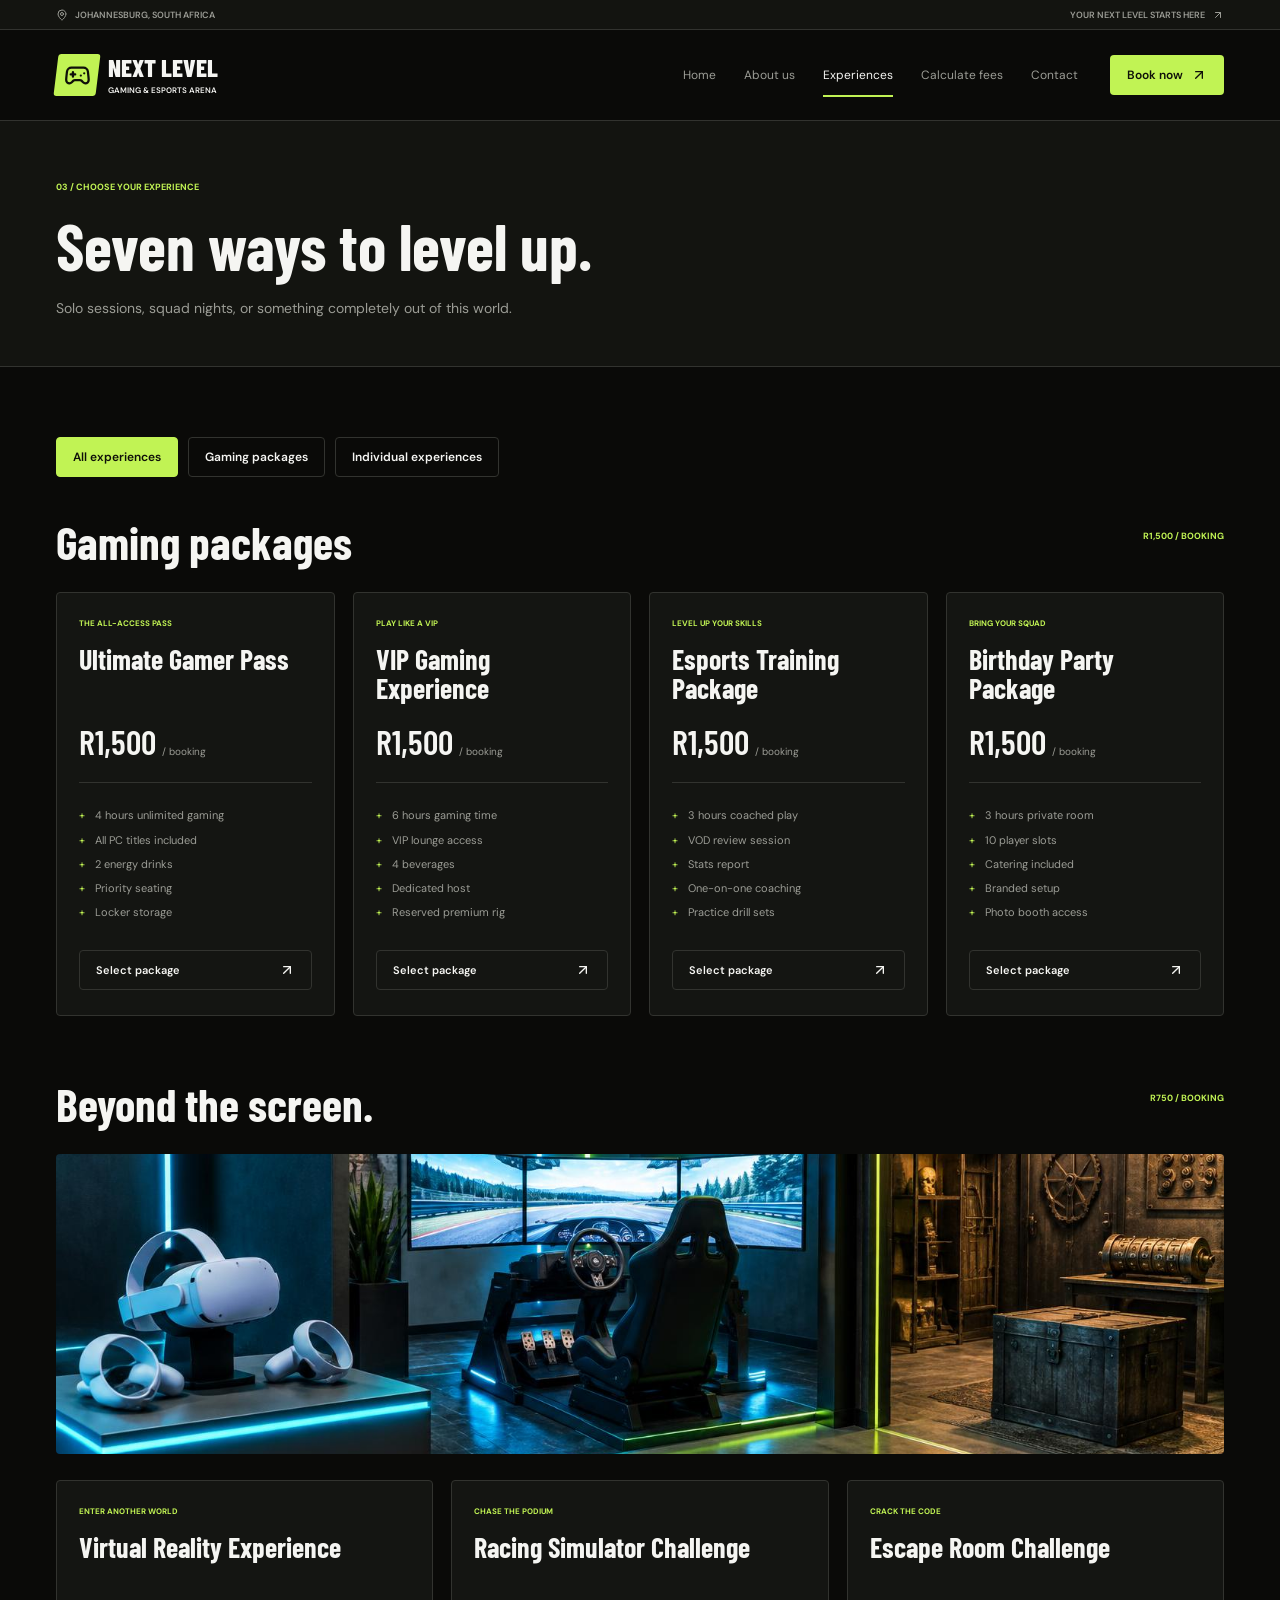
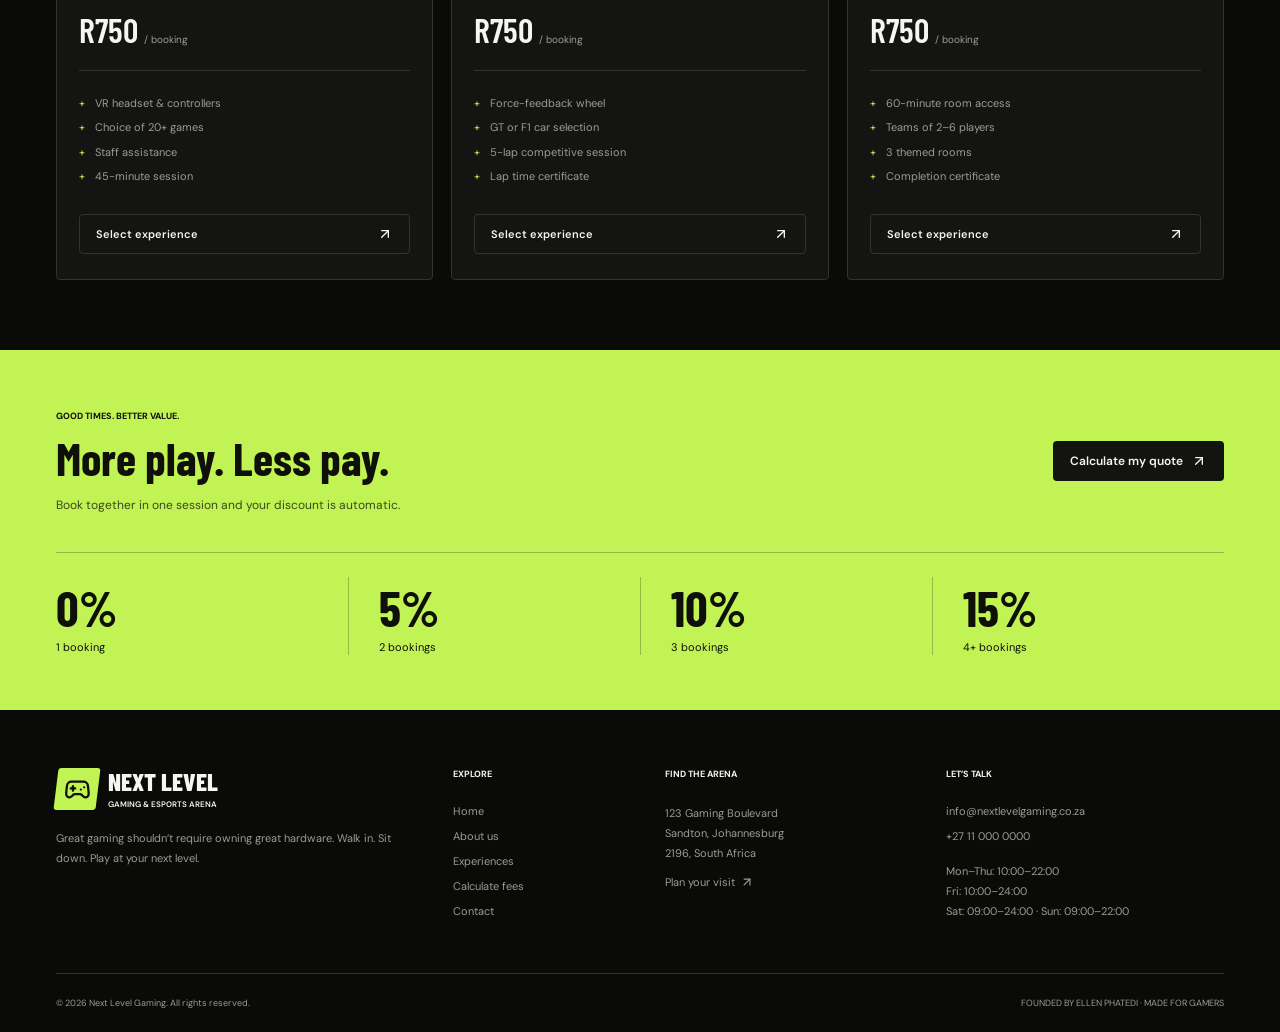
<file: next-level-gaming-html/overview.html>
<!DOCTYPE html>
<!DOCTYPE html>

<html lang="en"><head><meta charset="utf-8"/><meta content="width=device-width,initial-scale=1" name="viewport"/><title>Packages &amp; Experiences | Next Level Gaming</title><meta content="Explore four R1,500 gaming packages and three R750 VR, racing and escape room experiences." name="description"/><meta content="Packages &amp; Experiences | Next Level Gaming" property="og:title"/><meta content="Explore four R1,500 gaming packages and three R750 VR, racing and escape room experiences." property="og:description"/><meta content="website" property="og:type"/><meta content="summary_large_image" name="twitter:card"/><link href="assets/favicon.svg" rel="icon"/><link href="https://fonts.googleapis.com" rel="preconnect"/><link href="https://fonts.googleapis.com/css2?family=Barlow+Condensed:wght@500;600;700;800&amp;family=DM+Sans:wght@400;500;600;700&amp;display=swap" rel="stylesheet"/><link href="styles.css" rel="stylesheet"/><script defer="" src="arena.js"></script><script defer="" src="script.js"></script></head><body><div class="topline" data-tsd-source="/src/components/site.tsx:13:12"><div class="site-width" data-tsd-source="/src/components/site.tsx:13:37"><span data-tsd-source="/src/components/site.tsx:13:65"><svg aria-hidden="true" class="lucide lucide-map-pin" data-tsd-source="/src/components/site.tsx:13:71" fill="none" height="12" stroke="currentColor" stroke-linecap="round" stroke-linejoin="round" stroke-width="2" viewbox="0 0 24 24" width="12" xmlns="http://www.w3.org/2000/svg"><path d="M20 10c0 4.993-5.539 10.193-7.399 11.799a1 1 0 0 1-1.202 0C9.539 20.193 4 14.993 4 10a8 8 0 0 1 16 0"></path><circle cx="12" cy="10" r="3"></circle></svg> JOHANNESBURG, SOUTH AFRICA</span><span data-tsd-source="/src/components/site.tsx:13:125">YOUR NEXT LEVEL STARTS HERE <svg aria-hidden="true" class="lucide lucide-arrow-up-right" data-tsd-source="/src/components/site.tsx:13:159" fill="none" height="12" stroke="currentColor" stroke-linecap="round" stroke-linejoin="round" stroke-width="2" viewbox="0 0 24 24" width="12" xmlns="http://www.w3.org/2000/svg"><path d="M7 7h10v10"></path><path d="M7 17 17 7"></path></svg></span></div></div><header class="site-header" data-tsd-source="/src/components/site.tsx:14:5"><div class="site-width header-inner" data-tsd-source="/src/components/site.tsx:14:37"><a class="brand" data-tsd-source="/src/components/site.tsx:14:78" href="index.html"><span class="brand-symbol" data-tsd-source="/src/components/site.tsx:14:109"><svg aria-hidden="true" class="lucide lucide-gamepad2 lucide-gamepad-2" data-tsd-source="/src/components/site.tsx:14:140" fill="none" height="24" stroke="currentColor" stroke-linecap="round" stroke-linejoin="round" stroke-width="2" viewbox="0 0 24 24" width="24" xmlns="http://www.w3.org/2000/svg"><line x1="6" x2="10" y1="11" y2="11"></line><line x1="8" x2="8" y1="9" y2="13"></line><line x1="15" x2="15.01" y1="12" y2="12"></line><line x1="18" x2="18.01" y1="10" y2="10"></line><path d="M17.32 5H6.68a4 4 0 0 0-3.978 3.59c-.006.052-.01.101-.017.152C2.604 9.416 2 14.456 2 16a3 3 0 0 0 3 3c1 0 1.5-.5 2-1l1.414-1.414A2 2 0 0 1 9.828 16h4.344a2 2 0 0 1 1.414.586L17 18c.5.5 1 1 2 1a3 3 0 0 0 3-3c0-1.545-.604-6.584-.685-7.258-.007-.05-.011-.1-.017-.151A4 4 0 0 0 17.32 5z"></path></svg></span><span data-tsd-source="/src/components/site.tsx:14:159">NEXT LEVEL<span class="brand-sub" data-tsd-source="/src/components/site.tsx:14:175">GAMING &amp; ESPORTS ARENA</span></span></a><nav aria-label="Main navigation" class="navigation" data-tsd-source="/src/components/site.tsx:14:246"><a class="" data-tsd-source="/src/components/site.tsx:14:356" href="index.html">Home</a><a class="" data-tsd-source="/src/components/site.tsx:14:356" href="about.html">About us</a><a aria-current="page" class="active active" data-status="active" data-tsd-source="/src/components/site.tsx:14:356" href="overview.html">Experiences</a><a class="" data-tsd-source="/src/components/site.tsx:14:356" href="calculate.html">Calculate fees</a><a class="" data-tsd-source="/src/components/site.tsx:14:356" href="contact.html">Contact</a></nav><a class="inline-flex items-center justify-center gap-2 whitespace-nowrap rounded-sm text-sm font-bold cursor-pointer transition-colors focus-visible:outline-none focus-visible:ring-1 focus-visible:ring-ring disabled:pointer-events-none disabled:opacity-50 disabled:cursor-not-allowed [&amp;_svg]:pointer-events-none [&amp;_svg]:size-4 [&amp;_svg]:shrink-0 bg-primary text-primary-foreground shadow hover:bg-primary/90 h-11 px-5 py-2 header-book export-button" data-tsd-source="/src/components/site.tsx:14:536" href="contact.html">Book now <svg aria-hidden="true" class="lucide lucide-arrow-up-right" data-tsd-source="/src/components/site.tsx:14:577" fill="none" height="24" stroke="currentColor" stroke-linecap="round" stroke-linejoin="round" stroke-width="2" viewbox="0 0 24 24" width="24" xmlns="http://www.w3.org/2000/svg"><path d="M7 7h10v10"></path><path d="M7 17 17 7"></path></svg></a><button aria-label="Open menu" class="inline-flex items-center justify-center gap-2 whitespace-nowrap rounded-sm text-sm font-bold cursor-pointer transition-colors focus-visible:outline-none focus-visible:ring-1 focus-visible:ring-ring disabled:pointer-events-none disabled:opacity-50 disabled:cursor-not-allowed [&amp;_svg]:pointer-events-none [&amp;_svg]:size-4 [&amp;_svg]:shrink-0 hover:bg-accent hover:text-accent-foreground h-9 w-9 menu-toggle export-button" data-tsd-source="/src/components/site.tsx:14:609"><svg aria-hidden="true" class="lucide lucide-menu" data-tsd-source="/src/components/site.tsx:14:763" fill="none" height="24" stroke="currentColor" stroke-linecap="round" stroke-linejoin="round" stroke-width="2" viewbox="0 0 24 24" width="24" xmlns="http://www.w3.org/2000/svg"><path d="M4 5h16"></path><path d="M4 12h16"></path><path d="M4 19h16"></path></svg></button></div></header><main data-tsd-source="/src/components/site.tsx:15:5"><section class="page-intro" data-tsd-source="/src/components/site.tsx:17:126"><div class="site-width" data-tsd-source="/src/components/site.tsx:17:158"><span class="eyebrow" data-tsd-source="/src/components/site.tsx:17:186">03 / CHOOSE YOUR EXPERIENCE</span><h1 data-tsd-source="/src/components/site.tsx:17:228">Seven ways to level up.</h1><p data-tsd-source="/src/components/site.tsx:17:244">Solo sessions, squad nights, or something completely out of this world.</p></div></section><section class="site-width section" data-tsd-source="/src/routes/overview.tsx:7:243"><div aria-label="Experience categories" class="filter-tabs" data-tsd-source="/src/routes/overview.tsx:7:283"><button aria-pressed="true" class="inline-flex items-center justify-center gap-2 whitespace-nowrap rounded-sm text-sm font-bold cursor-pointer transition-colors focus-visible:outline-none focus-visible:ring-1 focus-visible:ring-ring disabled:pointer-events-none disabled:opacity-50 disabled:cursor-not-allowed [&amp;_svg]:pointer-events-none [&amp;_svg]:size-4 [&amp;_svg]:shrink-0 bg-primary text-primary-foreground shadow hover:bg-primary/90 h-11 px-5 py-2 export-button" data-tsd-source="/src/routes/overview.tsx:7:478">All experiences</button><button aria-pressed="false" class="inline-flex items-center justify-center gap-2 whitespace-nowrap rounded-sm text-sm font-bold cursor-pointer transition-colors focus-visible:outline-none focus-visible:ring-1 focus-visible:ring-ring disabled:pointer-events-none disabled:opacity-50 disabled:cursor-not-allowed [&amp;_svg]:pointer-events-none [&amp;_svg]:size-4 [&amp;_svg]:shrink-0 border border-input bg-background shadow-sm hover:bg-accent hover:text-accent-foreground h-11 px-5 py-2 export-button export-outline" data-tsd-source="/src/routes/overview.tsx:7:478">Gaming packages</button><button aria-pressed="false" class="inline-flex items-center justify-center gap-2 whitespace-nowrap rounded-sm text-sm font-bold cursor-pointer transition-colors focus-visible:outline-none focus-visible:ring-1 focus-visible:ring-ring disabled:pointer-events-none disabled:opacity-50 disabled:cursor-not-allowed [&amp;_svg]:pointer-events-none [&amp;_svg]:size-4 [&amp;_svg]:shrink-0 border border-input bg-background shadow-sm hover:bg-accent hover:text-accent-foreground h-11 px-5 py-2 export-button export-outline" data-tsd-source="/src/routes/overview.tsx:7:478">Individual experiences</button></div><div class="section-heading" data-tsd-source="/src/routes/overview.tsx:7:654"><h2 data-tsd-source="/src/routes/overview.tsx:7:687">Gaming packages</h2><span class="eyebrow" data-tsd-source="/src/routes/overview.tsx:7:711">R1,500 / BOOKING</span></div><div class="offerings-grid" data-tsd-source="/src/routes/overview.tsx:7:766"><article class="offering-card" data-tsd-source="/src/components/site.tsx:18:85"><span class="eyebrow" data-tsd-source="/src/components/site.tsx:18:120">THE ALL-ACCESS PASS</span><h3 data-tsd-source="/src/components/site.tsx:18:163">Ultimate Gamer Pass</h3><div class="price" data-tsd-source="/src/components/site.tsx:18:183">R1,500<span data-tsd-source="/src/components/site.tsx:18:225">/ booking</span></div><ul data-tsd-source="/src/components/site.tsx:18:253"><li data-tsd-source="/src/components/site.tsx:18:281"><span data-tsd-source="/src/components/site.tsx:18:293">+</span>4 hours unlimited gaming</li><li data-tsd-source="/src/components/site.tsx:18:281"><span data-tsd-source="/src/components/site.tsx:18:293">+</span>All PC titles included</li><li data-tsd-source="/src/components/site.tsx:18:281"><span data-tsd-source="/src/components/site.tsx:18:293">+</span>2 energy drinks</li><li data-tsd-source="/src/components/site.tsx:18:281"><span data-tsd-source="/src/components/site.tsx:18:293">+</span>Priority seating</li><li data-tsd-source="/src/components/site.tsx:18:281"><span data-tsd-source="/src/components/site.tsx:18:293">+</span>Locker storage</li></ul><a class="inline-flex items-center justify-center gap-2 whitespace-nowrap rounded-sm text-sm font-bold cursor-pointer transition-colors focus-visible:outline-none focus-visible:ring-1 focus-visible:ring-ring disabled:pointer-events-none disabled:opacity-50 disabled:cursor-not-allowed [&amp;_svg]:pointer-events-none [&amp;_svg]:size-4 [&amp;_svg]:shrink-0 border border-input bg-background shadow-sm hover:bg-accent hover:text-accent-foreground h-11 px-5 py-2 export-button export-outline" data-tsd-source="/src/components/site.tsx:18:356" href="calculate.html?selected=ultimate">Select <!-- -->package<!-- --> <svg aria-hidden="true" class="lucide lucide-arrow-up-right" data-tsd-source="/src/components/site.tsx:18:432" fill="none" height="24" stroke="currentColor" stroke-linecap="round" stroke-linejoin="round" stroke-width="2" viewbox="0 0 24 24" width="24" xmlns="http://www.w3.org/2000/svg"><path d="M7 7h10v10"></path><path d="M7 17 17 7"></path></svg></a></article><article class="offering-card" data-tsd-source="/src/components/site.tsx:18:85"><span class="eyebrow" data-tsd-source="/src/components/site.tsx:18:120">PLAY LIKE A VIP</span><h3 data-tsd-source="/src/components/site.tsx:18:163">VIP Gaming Experience</h3><div class="price" data-tsd-source="/src/components/site.tsx:18:183">R1,500<span data-tsd-source="/src/components/site.tsx:18:225">/ booking</span></div><ul data-tsd-source="/src/components/site.tsx:18:253"><li data-tsd-source="/src/components/site.tsx:18:281"><span data-tsd-source="/src/components/site.tsx:18:293">+</span>6 hours gaming time</li><li data-tsd-source="/src/components/site.tsx:18:281"><span data-tsd-source="/src/components/site.tsx:18:293">+</span>VIP lounge access</li><li data-tsd-source="/src/components/site.tsx:18:281"><span data-tsd-source="/src/components/site.tsx:18:293">+</span>4 beverages</li><li data-tsd-source="/src/components/site.tsx:18:281"><span data-tsd-source="/src/components/site.tsx:18:293">+</span>Dedicated host</li><li data-tsd-source="/src/components/site.tsx:18:281"><span data-tsd-source="/src/components/site.tsx:18:293">+</span>Reserved premium rig</li></ul><a class="inline-flex items-center justify-center gap-2 whitespace-nowrap rounded-sm text-sm font-bold cursor-pointer transition-colors focus-visible:outline-none focus-visible:ring-1 focus-visible:ring-ring disabled:pointer-events-none disabled:opacity-50 disabled:cursor-not-allowed [&amp;_svg]:pointer-events-none [&amp;_svg]:size-4 [&amp;_svg]:shrink-0 border border-input bg-background shadow-sm hover:bg-accent hover:text-accent-foreground h-11 px-5 py-2 export-button export-outline" data-tsd-source="/src/components/site.tsx:18:356" href="calculate.html?selected=vip">Select <!-- -->package<!-- --> <svg aria-hidden="true" class="lucide lucide-arrow-up-right" data-tsd-source="/src/components/site.tsx:18:432" fill="none" height="24" stroke="currentColor" stroke-linecap="round" stroke-linejoin="round" stroke-width="2" viewbox="0 0 24 24" width="24" xmlns="http://www.w3.org/2000/svg"><path d="M7 7h10v10"></path><path d="M7 17 17 7"></path></svg></a></article><article class="offering-card" data-tsd-source="/src/components/site.tsx:18:85"><span class="eyebrow" data-tsd-source="/src/components/site.tsx:18:120">LEVEL UP YOUR SKILLS</span><h3 data-tsd-source="/src/components/site.tsx:18:163">Esports Training Package</h3><div class="price" data-tsd-source="/src/components/site.tsx:18:183">R1,500<span data-tsd-source="/src/components/site.tsx:18:225">/ booking</span></div><ul data-tsd-source="/src/components/site.tsx:18:253"><li data-tsd-source="/src/components/site.tsx:18:281"><span data-tsd-source="/src/components/site.tsx:18:293">+</span>3 hours coached play</li><li data-tsd-source="/src/components/site.tsx:18:281"><span data-tsd-source="/src/components/site.tsx:18:293">+</span>VOD review session</li><li data-tsd-source="/src/components/site.tsx:18:281"><span data-tsd-source="/src/components/site.tsx:18:293">+</span>Stats report</li><li data-tsd-source="/src/components/site.tsx:18:281"><span data-tsd-source="/src/components/site.tsx:18:293">+</span>One-on-one coaching</li><li data-tsd-source="/src/components/site.tsx:18:281"><span data-tsd-source="/src/components/site.tsx:18:293">+</span>Practice drill sets</li></ul><a class="inline-flex items-center justify-center gap-2 whitespace-nowrap rounded-sm text-sm font-bold cursor-pointer transition-colors focus-visible:outline-none focus-visible:ring-1 focus-visible:ring-ring disabled:pointer-events-none disabled:opacity-50 disabled:cursor-not-allowed [&amp;_svg]:pointer-events-none [&amp;_svg]:size-4 [&amp;_svg]:shrink-0 border border-input bg-background shadow-sm hover:bg-accent hover:text-accent-foreground h-11 px-5 py-2 export-button export-outline" data-tsd-source="/src/components/site.tsx:18:356" href="calculate.html?selected=training">Select <!-- -->package<!-- --> <svg aria-hidden="true" class="lucide lucide-arrow-up-right" data-tsd-source="/src/components/site.tsx:18:432" fill="none" height="24" stroke="currentColor" stroke-linecap="round" stroke-linejoin="round" stroke-width="2" viewbox="0 0 24 24" width="24" xmlns="http://www.w3.org/2000/svg"><path d="M7 7h10v10"></path><path d="M7 17 17 7"></path></svg></a></article><article class="offering-card" data-tsd-source="/src/components/site.tsx:18:85"><span class="eyebrow" data-tsd-source="/src/components/site.tsx:18:120">BRING YOUR SQUAD</span><h3 data-tsd-source="/src/components/site.tsx:18:163">Birthday Party Package</h3><div class="price" data-tsd-source="/src/components/site.tsx:18:183">R1,500<span data-tsd-source="/src/components/site.tsx:18:225">/ booking</span></div><ul data-tsd-source="/src/components/site.tsx:18:253"><li data-tsd-source="/src/components/site.tsx:18:281"><span data-tsd-source="/src/components/site.tsx:18:293">+</span>3 hours private room</li><li data-tsd-source="/src/components/site.tsx:18:281"><span data-tsd-source="/src/components/site.tsx:18:293">+</span>10 player slots</li><li data-tsd-source="/src/components/site.tsx:18:281"><span data-tsd-source="/src/components/site.tsx:18:293">+</span>Catering included</li><li data-tsd-source="/src/components/site.tsx:18:281"><span data-tsd-source="/src/components/site.tsx:18:293">+</span>Branded setup</li><li data-tsd-source="/src/components/site.tsx:18:281"><span data-tsd-source="/src/components/site.tsx:18:293">+</span>Photo booth access</li></ul><a class="inline-flex items-center justify-center gap-2 whitespace-nowrap rounded-sm text-sm font-bold cursor-pointer transition-colors focus-visible:outline-none focus-visible:ring-1 focus-visible:ring-ring disabled:pointer-events-none disabled:opacity-50 disabled:cursor-not-allowed [&amp;_svg]:pointer-events-none [&amp;_svg]:size-4 [&amp;_svg]:shrink-0 border border-input bg-background shadow-sm hover:bg-accent hover:text-accent-foreground h-11 px-5 py-2 export-button export-outline" data-tsd-source="/src/components/site.tsx:18:356" href="calculate.html?selected=birthday">Select <!-- -->package<!-- --> <svg aria-hidden="true" class="lucide lucide-arrow-up-right" data-tsd-source="/src/components/site.tsx:18:432" fill="none" height="24" stroke="currentColor" stroke-linecap="round" stroke-linejoin="round" stroke-width="2" viewbox="0 0 24 24" width="24" xmlns="http://www.w3.org/2000/svg"><path d="M7 7h10v10"></path><path d="M7 17 17 7"></path></svg></a></article></div><div class="section-heading experience-heading" data-tsd-source="/src/routes/overview.tsx:7:929"><h2 data-tsd-source="/src/routes/overview.tsx:7:981">Beyond the screen.</h2><span class="eyebrow" data-tsd-source="/src/routes/overview.tsx:7:1008">R750 / BOOKING</span></div><img alt="Virtual reality equipment, a racing simulator and an escape room" class="experience-panorama" data-tsd-source="/src/routes/overview.tsx:7:1061" height="1024" loading="lazy" src="assets/experiences.jpg" width="1536"/><div class="offerings-grid three" data-tsd-source="/src/routes/overview.tsx:7:1230"><article class="offering-card" data-tsd-source="/src/components/site.tsx:18:85"><span class="eyebrow" data-tsd-source="/src/components/site.tsx:18:120">ENTER ANOTHER WORLD</span><h3 data-tsd-source="/src/components/site.tsx:18:163">Virtual Reality Experience</h3><div class="price" data-tsd-source="/src/components/site.tsx:18:183">R750<span data-tsd-source="/src/components/site.tsx:18:225">/ booking</span></div><ul data-tsd-source="/src/components/site.tsx:18:253"><li data-tsd-source="/src/components/site.tsx:18:281"><span data-tsd-source="/src/components/site.tsx:18:293">+</span>VR headset &amp; controllers</li><li data-tsd-source="/src/components/site.tsx:18:281"><span data-tsd-source="/src/components/site.tsx:18:293">+</span>Choice of 20+ games</li><li data-tsd-source="/src/components/site.tsx:18:281"><span data-tsd-source="/src/components/site.tsx:18:293">+</span>Staff assistance</li><li data-tsd-source="/src/components/site.tsx:18:281"><span data-tsd-source="/src/components/site.tsx:18:293">+</span>45-minute session</li></ul><a class="inline-flex items-center justify-center gap-2 whitespace-nowrap rounded-sm text-sm font-bold cursor-pointer transition-colors focus-visible:outline-none focus-visible:ring-1 focus-visible:ring-ring disabled:pointer-events-none disabled:opacity-50 disabled:cursor-not-allowed [&amp;_svg]:pointer-events-none [&amp;_svg]:size-4 [&amp;_svg]:shrink-0 border border-input bg-background shadow-sm hover:bg-accent hover:text-accent-foreground h-11 px-5 py-2 export-button export-outline" data-tsd-source="/src/components/site.tsx:18:356" href="calculate.html?selected=vr">Select <!-- -->experience<!-- --> <svg aria-hidden="true" class="lucide lucide-arrow-up-right" data-tsd-source="/src/components/site.tsx:18:432" fill="none" height="24" stroke="currentColor" stroke-linecap="round" stroke-linejoin="round" stroke-width="2" viewbox="0 0 24 24" width="24" xmlns="http://www.w3.org/2000/svg"><path d="M7 7h10v10"></path><path d="M7 17 17 7"></path></svg></a></article><article class="offering-card" data-tsd-source="/src/components/site.tsx:18:85"><span class="eyebrow" data-tsd-source="/src/components/site.tsx:18:120">CHASE THE PODIUM</span><h3 data-tsd-source="/src/components/site.tsx:18:163">Racing Simulator Challenge</h3><div class="price" data-tsd-source="/src/components/site.tsx:18:183">R750<span data-tsd-source="/src/components/site.tsx:18:225">/ booking</span></div><ul data-tsd-source="/src/components/site.tsx:18:253"><li data-tsd-source="/src/components/site.tsx:18:281"><span data-tsd-source="/src/components/site.tsx:18:293">+</span>Force-feedback wheel</li><li data-tsd-source="/src/components/site.tsx:18:281"><span data-tsd-source="/src/components/site.tsx:18:293">+</span>GT or F1 car selection</li><li data-tsd-source="/src/components/site.tsx:18:281"><span data-tsd-source="/src/components/site.tsx:18:293">+</span>5-lap competitive session</li><li data-tsd-source="/src/components/site.tsx:18:281"><span data-tsd-source="/src/components/site.tsx:18:293">+</span>Lap time certificate</li></ul><a class="inline-flex items-center justify-center gap-2 whitespace-nowrap rounded-sm text-sm font-bold cursor-pointer transition-colors focus-visible:outline-none focus-visible:ring-1 focus-visible:ring-ring disabled:pointer-events-none disabled:opacity-50 disabled:cursor-not-allowed [&amp;_svg]:pointer-events-none [&amp;_svg]:size-4 [&amp;_svg]:shrink-0 border border-input bg-background shadow-sm hover:bg-accent hover:text-accent-foreground h-11 px-5 py-2 export-button export-outline" data-tsd-source="/src/components/site.tsx:18:356" href="calculate.html?selected=racing">Select <!-- -->experience<!-- --> <svg aria-hidden="true" class="lucide lucide-arrow-up-right" data-tsd-source="/src/components/site.tsx:18:432" fill="none" height="24" stroke="currentColor" stroke-linecap="round" stroke-linejoin="round" stroke-width="2" viewbox="0 0 24 24" width="24" xmlns="http://www.w3.org/2000/svg"><path d="M7 7h10v10"></path><path d="M7 17 17 7"></path></svg></a></article><article class="offering-card" data-tsd-source="/src/components/site.tsx:18:85"><span class="eyebrow" data-tsd-source="/src/components/site.tsx:18:120">CRACK THE CODE</span><h3 data-tsd-source="/src/components/site.tsx:18:163">Escape Room Challenge</h3><div class="price" data-tsd-source="/src/components/site.tsx:18:183">R750<span data-tsd-source="/src/components/site.tsx:18:225">/ booking</span></div><ul data-tsd-source="/src/components/site.tsx:18:253"><li data-tsd-source="/src/components/site.tsx:18:281"><span data-tsd-source="/src/components/site.tsx:18:293">+</span>60-minute room access</li><li data-tsd-source="/src/components/site.tsx:18:281"><span data-tsd-source="/src/components/site.tsx:18:293">+</span>Teams of 2–6 players</li><li data-tsd-source="/src/components/site.tsx:18:281"><span data-tsd-source="/src/components/site.tsx:18:293">+</span>3 themed rooms</li><li data-tsd-source="/src/components/site.tsx:18:281"><span data-tsd-source="/src/components/site.tsx:18:293">+</span>Completion certificate</li></ul><a class="inline-flex items-center justify-center gap-2 whitespace-nowrap rounded-sm text-sm font-bold cursor-pointer transition-colors focus-visible:outline-none focus-visible:ring-1 focus-visible:ring-ring disabled:pointer-events-none disabled:opacity-50 disabled:cursor-not-allowed [&amp;_svg]:pointer-events-none [&amp;_svg]:size-4 [&amp;_svg]:shrink-0 border border-input bg-background shadow-sm hover:bg-accent hover:text-accent-foreground h-11 px-5 py-2 export-button export-outline" data-tsd-source="/src/components/site.tsx:18:356" href="calculate.html?selected=escape">Select <!-- -->experience<!-- --> <svg aria-hidden="true" class="lucide lucide-arrow-up-right" data-tsd-source="/src/components/site.tsx:18:432" fill="none" height="24" stroke="currentColor" stroke-linecap="round" stroke-linejoin="round" stroke-width="2" viewbox="0 0 24 24" width="24" xmlns="http://www.w3.org/2000/svg"><path d="M7 7h10v10"></path><path d="M7 17 17 7"></path></svg></a></article></div></section><section class="discount-band" data-tsd-source="/src/components/site.tsx:19:41"><div class="site-width" data-tsd-source="/src/components/site.tsx:19:76"><div class="section-heading" data-tsd-source="/src/components/site.tsx:19:104"><div data-tsd-source="/src/components/site.tsx:19:137"><span class="eyebrow" data-tsd-source="/src/components/site.tsx:19:142">GOOD TIMES. BETTER VALUE.</span><h2 data-tsd-source="/src/components/site.tsx:19:200">More play. Less pay.</h2><p data-tsd-source="/src/components/site.tsx:19:229">Book together in one session and your discount is automatic.</p></div><a class="inline-flex items-center justify-center gap-2 whitespace-nowrap rounded-sm text-sm font-bold cursor-pointer transition-colors focus-visible:outline-none focus-visible:ring-1 focus-visible:ring-ring disabled:pointer-events-none disabled:opacity-50 disabled:cursor-not-allowed [&amp;_svg]:pointer-events-none [&amp;_svg]:size-4 [&amp;_svg]:shrink-0 bg-secondary text-secondary-foreground shadow-sm hover:bg-secondary/80 h-11 px-5 py-2 export-button export-secondary" data-tsd-source="/src/components/site.tsx:19:338" href="calculate.html">Calculate my quote <svg aria-hidden="true" class="lucide lucide-arrow-up-right" data-tsd-source="/src/components/site.tsx:19:391" fill="none" height="24" stroke="currentColor" stroke-linecap="round" stroke-linejoin="round" stroke-width="2" viewbox="0 0 24 24" width="24" xmlns="http://www.w3.org/2000/svg"><path d="M7 7h10v10"></path><path d="M7 17 17 7"></path></svg></a></div><div class="discount-tiers" data-tsd-source="/src/components/site.tsx:19:429"><div data-tsd-source="/src/components/site.tsx:19:542"><strong data-tsd-source="/src/components/site.tsx:19:555">0%</strong><span data-tsd-source="/src/components/site.tsx:19:589">1 booking</span></div><div data-tsd-source="/src/components/site.tsx:19:542"><strong data-tsd-source="/src/components/site.tsx:19:555">5%</strong><span data-tsd-source="/src/components/site.tsx:19:589">2 bookings</span></div><div data-tsd-source="/src/components/site.tsx:19:542"><strong data-tsd-source="/src/components/site.tsx:19:555">10%</strong><span data-tsd-source="/src/components/site.tsx:19:589">3 bookings</span></div><div data-tsd-source="/src/components/site.tsx:19:542"><strong data-tsd-source="/src/components/site.tsx:19:555">15%</strong><span data-tsd-source="/src/components/site.tsx:19:589">4+ bookings</span></div></div></div></section></main><footer data-tsd-source="/src/components/site.tsx:15:28"><div class="site-width footer-grid" data-tsd-source="/src/components/site.tsx:15:36"><div data-tsd-source="/src/components/site.tsx:15:76"><a class="brand" data-tsd-source="/src/components/site.tsx:15:81" href="index.html"><span class="brand-symbol" data-tsd-source="/src/components/site.tsx:15:112"><svg aria-hidden="true" class="lucide lucide-gamepad2 lucide-gamepad-2" data-tsd-source="/src/components/site.tsx:15:143" fill="none" height="24" stroke="currentColor" stroke-linecap="round" stroke-linejoin="round" stroke-width="2" viewbox="0 0 24 24" width="24" xmlns="http://www.w3.org/2000/svg"><line x1="6" x2="10" y1="11" y2="11"></line><line x1="8" x2="8" y1="9" y2="13"></line><line x1="15" x2="15.01" y1="12" y2="12"></line><line x1="18" x2="18.01" y1="10" y2="10"></line><path d="M17.32 5H6.68a4 4 0 0 0-3.978 3.59c-.006.052-.01.101-.017.152C2.604 9.416 2 14.456 2 16a3 3 0 0 0 3 3c1 0 1.5-.5 2-1l1.414-1.414A2 2 0 0 1 9.828 16h4.344a2 2 0 0 1 1.414.586L17 18c.5.5 1 1 2 1a3 3 0 0 0 3-3c0-1.545-.604-6.584-.685-7.258-.007-.05-.011-.1-.017-.151A4 4 0 0 0 17.32 5z"></path></svg></span><span data-tsd-source="/src/components/site.tsx:15:162">NEXT LEVEL<span class="brand-sub" data-tsd-source="/src/components/site.tsx:15:178">GAMING &amp; ESPORTS ARENA</span></span></a><p data-tsd-source="/src/components/site.tsx:15:249">Great gaming shouldn’t require owning great hardware. Walk in. Sit down. Play at your next level.</p></div><div data-tsd-source="/src/components/site.tsx:15:359"><h4 data-tsd-source="/src/components/site.tsx:15:364">EXPLORE</h4><a data-tsd-source="/src/components/site.tsx:15:401" href="index.html">Home</a><a data-tsd-source="/src/components/site.tsx:15:401" href="about.html">About us</a><a aria-current="page" class="active" data-status="active" data-tsd-source="/src/components/site.tsx:15:401" href="overview.html">Experiences</a><a data-tsd-source="/src/components/site.tsx:15:401" href="calculate.html">Calculate fees</a><a data-tsd-source="/src/components/site.tsx:15:401" href="contact.html">Contact</a></div><div data-tsd-source="/src/components/site.tsx:15:464"><h4 data-tsd-source="/src/components/site.tsx:15:469">FIND THE ARENA</h4><p data-tsd-source="/src/components/site.tsx:15:492">123 Gaming Boulevard<br data-tsd-source="/src/components/site.tsx:15:515"/>Sandton, Johannesburg<br data-tsd-source="/src/components/site.tsx:15:542"/>2196, South Africa</p><a data-tsd-source="/src/components/site.tsx:15:570" href="contact.html">Plan your visit <svg aria-hidden="true" class="lucide lucide-arrow-up-right" data-tsd-source="/src/components/site.tsx:15:618" fill="none" height="14" stroke="currentColor" stroke-linecap="round" stroke-linejoin="round" stroke-width="2" viewbox="0 0 24 24" width="14" xmlns="http://www.w3.org/2000/svg"><path d="M7 7h10v10"></path><path d="M7 17 17 7"></path></svg></a></div><div data-tsd-source="/src/components/site.tsx:15:657"><h4 data-tsd-source="/src/components/site.tsx:15:662">LET’S TALK</h4><a data-tsd-source="/src/components/site.tsx:15:681" href="mailto:info@nextlevelgaming.co.za">info@nextlevelgaming.co.za</a><a data-tsd-source="/src/components/site.tsx:15:755" href="tel:+27110000000">+27 11 000 0000</a><p data-tsd-source="/src/components/site.tsx:15:801">Mon–Thu: 10:00–22:00<br data-tsd-source="/src/components/site.tsx:15:824"/>Fri: 10:00–24:00<br data-tsd-source="/src/components/site.tsx:15:846"/>Sat: 09:00–24:00 · Sun: 09:00–22:00</p></div></div><div class="site-width footer-bottom" data-tsd-source="/src/components/site.tsx:15:903"><span data-tsd-source="/src/components/site.tsx:15:945">© <!-- -->2026<!-- --> Next Level Gaming. All rights reserved.</span><span data-tsd-source="/src/components/site.tsx:15:1026">FOUNDED BY ELLEN PHATEDI · MADE FOR GAMERS</span></div></footer></body></html>
</file>
<file: next-level-gaming-html/styles.css>
:root { --font-sans: "DM Sans", sans-serif; --font-display: "Barlow Condensed", sans-serif; }
:root { --background: oklch(.145 .006 120); --foreground: oklch(.97 .005 110); --primary: oklch(.9 .19 125); --primary-foreground: oklch(.17 .014 120); --secondary: oklch(.19 .008 120); --secondary-foreground: oklch(.97 .005 110); --muted: oklch(.23 .007 120); --muted-foreground: oklch(.69 .01 115); --accent: oklch(.27 .01 120); --border: oklch(.32 .008 120); --card: oklch(.195 .006 120); --destructive: oklch(.62 .2 25); --cyan: oklch(.81 .13 195); --overlay: oklch(.09 .005 120 / .68); --hero-shade: linear-gradient(90deg,oklch(.09 .005 120 / .91),oklch(.09 .005 120 / .42) 53%,oklch(.09 .005 120 / .08)); --hero-bottom-shade: linear-gradient(0deg,oklch(.09 .005 120 / .7),transparent 45%); }
* { box-sizing:border-box; border-color:var(--border); } body { margin:0; background:var(--background); color:var(--foreground); font-family:var(--font-sans); font-size:14px; letter-spacing:0; } a { color:inherit; text-decoration:none; } button,input,select,textarea { font:inherit; } h1,h2,h3,p { margin-top:0; } h1,h2,h3 { font-family:var(--font-display); letter-spacing:0; line-height:1.02; } h2 { font-size:46px; font-weight:700; margin-bottom:16px; } h3 { font-size:28px; } p { line-height:1.8; color:var(--muted-foreground); } .site-width { width:calc(100% - 112px); max-width:1328px; margin:auto; } .topline { background:var(--secondary); border-bottom:1px solid var(--border); font-size:9px; font-weight:600; } .topline .site-width { display:flex; justify-content:space-between; height:29px; align-items:center; } .topline span { display:flex; gap:7px; align-items:center; color:var(--muted-foreground); } .site-header { position:relative; z-index:10; background:var(--background); border-bottom:1px solid var(--border); } .header-inner { height:90px; display:flex; align-items:center; gap:32px; } .brand { display:flex; align-items:center; gap:10px; font-family:var(--font-display); font-size:25px; font-weight:800; line-height:1; white-space:nowrap; } .brand-symbol { display:flex; width:42px; height:42px; background:var(--primary); color:var(--primary-foreground); align-items:center; justify-content:center; border-radius:3px; transform:skew(-7deg); } .brand-symbol svg { width:27px; height:27px; transform:skew(7deg); } .brand-sub { display:block; font:8px var(--font-sans); margin-top:5px; font-weight:600; } .navigation { display:flex; gap:28px; align-items:center; margin-left:auto; height:100%; } .navigation a { font-size:12px; color:var(--muted-foreground); height:100%; display:flex; align-items:center; position:relative; } .navigation a:hover,.navigation a.active { color:var(--foreground); } .navigation a.active:after { content:''; position:absolute; height:2px; background:var(--primary); bottom:23px; left:0; right:0; } .menu-toggle { display:none; } .hero { position:relative; overflow:hidden; min-height:640px; } .hero-image,.hero-shade { position:absolute; inset:0; width:100%; height:100%; object-fit:cover; } .hero-shade { background:var(--hero-shade); } .hero:after { content:''; position:absolute; inset:0; background:var(--hero-bottom-shade); pointer-events:none; } .hero-content { position:relative; z-index:1; padding-top:72px; padding-bottom:30px; } .hero-eyebrow { display:flex; align-items:center; gap:9px; font-size:10px; font-weight:600; } .status-dot { height:6px; width:6px; border-radius:50%; background:var(--primary); } .hero h1 { font-size:112px; font-weight:800; margin:23px 0 20px; line-height:.89; } .hero h1 span { color:var(--primary); } .hero p { color:var(--foreground); opacity:.8; font-size:15px; margin-bottom:28px; } .hero-actions { display:flex; align-items:center; gap:27px; } .hero-link,.text-link { display:inline-flex; gap:8px; align-items:center; font-size:12px; font-weight:600; } .hero-bottom { display:flex; justify-content:space-between; margin-top:70px; font-size:9px; color:var(--muted-foreground); } .hero-location { position:absolute; right:56px; bottom:108px; z-index:1; font:700 60px var(--font-display); text-align:right; color:var(--foreground); opacity:.7; } .hero-location span { display:block; font:8px var(--font-sans); } .stats-strip { border-bottom:1px solid var(--border); background:var(--secondary); } .stats-grid { display:grid; grid-template-columns:repeat(4,1fr); padding:27px 0; } .stats-grid>div { display:flex; gap:15px; align-items:center; padding-left:30px; border-left:1px solid var(--border); } .stats-grid>div:first-child { border:0; padding-left:0; } .stats-grid strong { font:700 42px var(--font-display); white-space:nowrap; } .stats-grid strong span { color:var(--primary); font-size:27px; } .stats-grid>div>span { max-width:120px; font-size:9px; line-height:1.7; color:var(--muted-foreground); } .section { padding-top:70px; padding-bottom:70px; } .eyebrow { display:inline-flex; align-items:center; gap:8px; font-size:9px; font-weight:700; color:var(--primary); margin-bottom:13px; } .section-heading { display:flex; align-items:center; justify-content:space-between; gap:20px; margin-bottom:26px; } .section-heading h2 { margin-bottom:0; } .section-heading p { margin:13px 0 0; } .facility-grid { display:grid; grid-template-columns:repeat(3,1fr); gap:22px; } .facility { position:relative; height:310px; overflow:hidden; border-radius:4px; } .facility img { width:100%; height:100%; object-fit:cover; transition:transform .4s; } .facility:hover img { transform:scale(1.035); } .facility:after { content:''; position:absolute; inset:0; background:var(--hero-bottom-shade); } .facility>div { position:absolute; z-index:1; bottom:18px; left:22px; right:22px; } .facility h3 { display:flex; align-items:center; justify-content:space-between; margin-bottom:9px; } .facility p { color:var(--foreground); font-size:11px; margin:0; line-height:1.6; } .facility-1 img { object-position:0% center; width:210%; max-width:none; } .facility-2 img { object-position:center; width:160%; max-width:none; transform:translateX(-23%); } .facility-2:hover img { transform:translateX(-23%) scale(1.035); } .packages-section { background:var(--secondary); border-block:1px solid var(--border); } .offerings-grid { display:grid; grid-template-columns:repeat(4,1fr); gap:18px; } .offerings-grid.three { grid-template-columns:repeat(3,1fr); } .offering-card { border:1px solid var(--border); background:var(--card); padding:25px 22px; border-radius:4px; display:flex; flex-direction:column; } .offering-card .eyebrow { font-size:8px; } .offering-card h3 { min-height:58px; margin:4px 0 18px; } .price { font-family:var(--font-display); font-size:34px; font-weight:600; border-bottom:1px solid var(--border); padding-bottom:20px; } .price span { font:10px var(--font-sans); color:var(--muted-foreground); margin-left:6px; } .offering-card ul { list-style:none; padding:0; margin:20px 0 26px; flex:1; } .offering-card li { display:flex; gap:10px; font-size:11px; color:var(--muted-foreground); line-height:2.2; } .offering-card li span { color:var(--primary); } .offering-card a { width:100%; justify-content:space-between; font-size:11px; background:transparent; } .discount-band { background:var(--primary); color:var(--primary-foreground); padding:55px 0; } .discount-band .eyebrow,.discount-band p { color:var(--primary-foreground); } .discount-band .section-heading p { opacity:.75; font-size:12px; } .discount-tiers { display:grid; grid-template-columns:repeat(4,1fr); margin-top:36px; border-top:1px solid color-mix(in oklch,var(--primary-foreground) 25%,transparent); padding-top:24px; } .discount-tiers>div { border-left:1px solid color-mix(in oklch,var(--primary-foreground) 25%,transparent); padding-left:30px; } .discount-tiers>div:first-child { padding:0; border:0; } .discount-tiers strong { display:block; font:700 50px var(--font-display); } .discount-tiers span { font-size:11px; } footer { padding-top:58px; } .footer-grid { display:grid; grid-template-columns:1.5fr .7fr 1fr 1.2fr; gap:50px; } footer h4 { font-size:9px; margin:0 0 24px; color:var(--foreground); } footer p { font-size:11px; margin-top:19px; } footer a:not(.brand) { display:flex; align-items:center; gap:5px; font-size:11px; color:var(--muted-foreground); margin-bottom:11px; } footer a:hover { color:var(--primary); } .footer-bottom { display:flex; justify-content:space-between; border-top:1px solid var(--border); padding:23px 0; margin-top:40px; color:var(--muted-foreground); font-size:9px; } .page-intro { background:var(--secondary); border-bottom:1px solid var(--border); padding:55px 0 45px; } .page-intro h1 { font-size:64px; margin:7px 0 18px; } .page-intro p { margin:0; max-width:650px; } .story { display:grid; grid-template-columns:1fr 1fr; gap:55px; align-items:center; border-bottom:1px solid var(--border); } .story img { width:100%; height:440px; object-fit:cover; border-radius:4px; } .story p { font-size:13px; } .filter-tabs { display:flex; gap:10px; margin-bottom:42px; } .experience-heading { margin-top:65px; } .experience-panorama { width:100%; height:300px; object-fit:cover; margin-bottom:22px; border-radius:4px; } .calculator-layout { display:grid; grid-template-columns:1.7fr 1fr; gap:45px; align-items:start; } .calculator-group { margin-bottom:40px; } .calculator-group h2 { font-size:30px; } .selection-row { display:flex; align-items:center; gap:14px; min-height:66px; padding:15px 19px; background:var(--card); border:1px solid var(--border); margin-bottom:10px; cursor:pointer; border-radius:3px; } .selection-row.selected { border-color:var(--primary); } input[type=checkbox] { accent-color:var(--primary); width:18px; height:18px; flex-shrink:0; } .selection-row span { flex:1; font-size:13px; } .selection-row strong { font-size:12px; } .quote { border:1px solid var(--border); border-radius:4px; overflow:hidden; position:sticky; top:20px; } .quote-header { background:var(--primary); color:var(--primary-foreground); padding:26px; } .quote-header .eyebrow,.quote-header p { color:var(--primary-foreground); } .quote-header h2 { margin-bottom:9px; } .quote-header p { margin:0; font-size:12px; } .quote-body { padding:25px; background:var(--card); } .quote-line { display:flex; justify-content:space-between; gap:20px; font-size:12px; margin:0 0 18px; color:var(--muted-foreground); } .quote-line strong { color:var(--foreground); white-space:nowrap; } .subtotal { border-top:1px solid var(--border); padding-top:23px; margin-top:25px; } .empty-quote { padding:30px 0; text-align:center; font-size:12px; } .quote-tiers { display:grid; grid-template-columns:repeat(4,1fr); gap:5px; margin:7px 0 30px; } .quote-tiers>div { border:1px solid var(--border); padding:12px 3px; text-align:center; } .quote-tiers strong { display:block; font:600 23px var(--font-display); } .quote-tiers span { font-size:8px; } .quote-tiers .current { background:var(--primary); color:var(--primary-foreground); border-color:var(--primary); } .quote-total { border-top:1px solid var(--border); padding-top:20px; align-items:center; font-size:17px; color:var(--foreground); } .quote-total strong { font:700 37px var(--font-display); } .quote-body>a { width:100%; } .disabled-link { pointer-events:none; opacity:.4; } .contact-layout { display:grid; grid-template-columns:1.5fr 1fr; gap:80px; } .form-grid { display:grid; grid-template-columns:1fr 1fr; gap:23px; margin:30px 0; } .form-grid label { display:flex; flex-direction:column; gap:10px; font-size:11px; font-weight:600; } .form-grid input,.form-grid select,.form-grid textarea { width:100%; border:1px solid var(--border); border-radius:3px; background:var(--card); color:var(--foreground); padding:14px; font-weight:400; font-size:12px; color-scheme:dark; } .form-grid input:focus,.form-grid select:focus,.form-grid textarea:focus { outline:1px solid var(--primary); } .full-field { grid-column:1/-1; } .form-grid textarea { resize:vertical; } .contact-details>div { border-bottom:1px solid var(--border); padding:8px 0 27px; margin-bottom:25px; } .contact-details h3 { font-size:27px; margin:9px 0 15px; } .contact-details p { font-size:13px; } .contact-details a { display:flex; align-items:center; gap:12px; color:var(--muted-foreground); margin-top:18px; font-size:12px; } .hours { display:flex; justify-content:space-between; gap:15px; font-size:11px; margin-top:19px; color:var(--muted-foreground); } .hours strong { font-weight:500; color:var(--foreground); } .form-status { margin-top:20px; color:var(--primary); font-size:12px; }
@media(min-width:1600px) { .hero { min-height:680px; } .hero-content { padding-top:92px; } }
@media(max-width:1100px) { .site-width { width:calc(100% - 64px); } .navigation { gap:18px; } .header-inner { gap:20px; } .brand { font-size:22px; } .offerings-grid { grid-template-columns:repeat(2,1fr); } .stats-grid>div { padding-left:18px; gap:10px; } .stats-grid strong { font-size:35px; } .footer-grid { gap:25px; } .contact-layout { gap:45px; } }
@media(max-width:760px) { .site-width { width:calc(100% - 40px); } .topline .site-width>span:last-child { display:none; } .topline .site-width { height:25px; } .header-inner { height:74px; gap:13px; } .brand { font-size:21px; } .brand-symbol { width:36px; height:36px; } .brand-sub { font-size:7px; } .header-book { margin-left:auto; height:36px; padding:0 12px; font-size:10px; } .header-book svg { width:12px; } .menu-toggle { display:flex; } .navigation { display:none; } .navigation.is-open { display:flex; position:absolute; top:74px; right:0; left:0; height:auto; flex-direction:column; padding:25px; background:var(--background); border-bottom:1px solid var(--border); gap:0; align-items:stretch; } .navigation a { padding:15px 0; } .navigation a.active:after { bottom:5px; width:30px; } .hero { min-height:590px; } .hero-image { object-position:60% center; } .hero-shade { background:var(--overlay); } .hero-content { padding-top:62px; padding-bottom:24px; } .hero-eyebrow { font-size:8px; } .hero h1 { font-size:84px; margin-top:27px; } .hero p { font-size:12px; margin-top:23px; line-height:1.9; } .hero-actions { gap:17px; flex-wrap:wrap; margin-top:28px; } .hero-actions a { font-size:11px; } .hero-actions>a { height:40px; } .hero-bottom { margin-top:53px; font-size:7px; } .hero-location { display:none; } .stats-grid { grid-template-columns:repeat(2,1fr); gap:20px 12px; padding:25px 0; } .stats-grid>div { gap:13px; padding-left:14px; } .stats-grid>div:nth-child(3) { border:0; padding:0; } .stats-grid>div>span { font-size:7px; max-width:86px; } .stats-grid strong { font-size:35px; } h2 { font-size:37px; } .section { padding-top:45px; padding-bottom:45px; } .section-heading { align-items:flex-start; gap:15px; flex-wrap:wrap; margin-bottom:23px; } .text-link { font-size:10px; } .facility-grid { grid-template-columns:1fr; gap:15px; } .facility { height:280px; } .offerings-grid,.offerings-grid.three { grid-template-columns:1fr; gap:15px; } .offering-card { padding:25px; } .offering-card h3 { min-height:0; font-size:32px; margin-bottom:20px; } .offering-card ul { margin-bottom:20px; } .offering-card li { font-size:12px; } .discount-band { padding:38px 0; } .discount-tiers { grid-template-columns:repeat(4,1fr); gap:0; } .discount-tiers>div { padding-left:13px; } .discount-tiers strong { font-size:36px; } .discount-tiers span { font-size:9px; } footer { padding-top:40px; } .footer-grid { grid-template-columns:1fr 1fr; gap:25px; } .footer-grid>div:first-child { grid-column:1/-1; } .footer-grid>div:last-child { grid-column:1/-1; } .footer-grid>div:first-child p { max-width:300px; } .footer-bottom { flex-direction:column; gap:12px; font-size:8px; } .page-intro { padding:38px 0; } .page-intro h1 { font-size:49px; } .page-intro p { font-size:12px; } .story { grid-template-columns:1fr; gap:30px; } .story img { height:260px; } .filter-tabs { gap:6px; flex-wrap:wrap; margin-bottom:32px; } .filter-tabs button { padding:0 11px; font-size:10px; } .experience-heading { margin-top:40px; } .experience-panorama { height:240px; } .calculator-layout,.contact-layout { grid-template-columns:1fr; gap:25px; } .calculator-group h2 { font-size:29px; } .calculator-group .section-heading { gap:10px; } .calculator-group .eyebrow { font-size:8px; } .selection-row { padding:13px; gap:10px; } .selection-row span { font-size:11px; } .selection-row strong { font-size:10px; } .quote { position:static; } .form-grid { grid-template-columns:1fr; gap:20px; } .contact-details { margin-top:25px; } }
@media(prefers-reduced-motion:reduce) { *,*:before,*:after { transition:none!important; scroll-behavior:auto!important; } }
.export-button { display:inline-flex; align-items:center; justify-content:center; gap:8px; height:40px; padding:0 16px; border:1px solid transparent; border-radius:4px; background:var(--primary); color:var(--primary-foreground); font-weight:600; font-size:12px; cursor:pointer; white-space:nowrap; } .export-button svg { width:16px; height:16px; flex-shrink:0; } .export-button:hover { filter:brightness(.92); } .export-button:focus-visible { outline:2px solid var(--primary); outline-offset:3px; } .export-outline { background:transparent; border-color:var(--border); color:var(--foreground); } .export-secondary { background:var(--secondary); color:var(--secondary-foreground); } .menu-toggle { background:transparent; color:var(--foreground); padding:0; width:36px; flex-shrink:0; } .filter-tabs .is-active { background:var(--primary); color:var(--primary-foreground); border-color:var(--primary); } [hidden] { display:none!important; } @media(max-width:760px) { .header-book { height:36px; padding:0 12px; font-size:10px; } .menu-toggle { display:flex; } }

@media(min-width:761px) { .menu-toggle.export-button { display:none; } }
</file>
